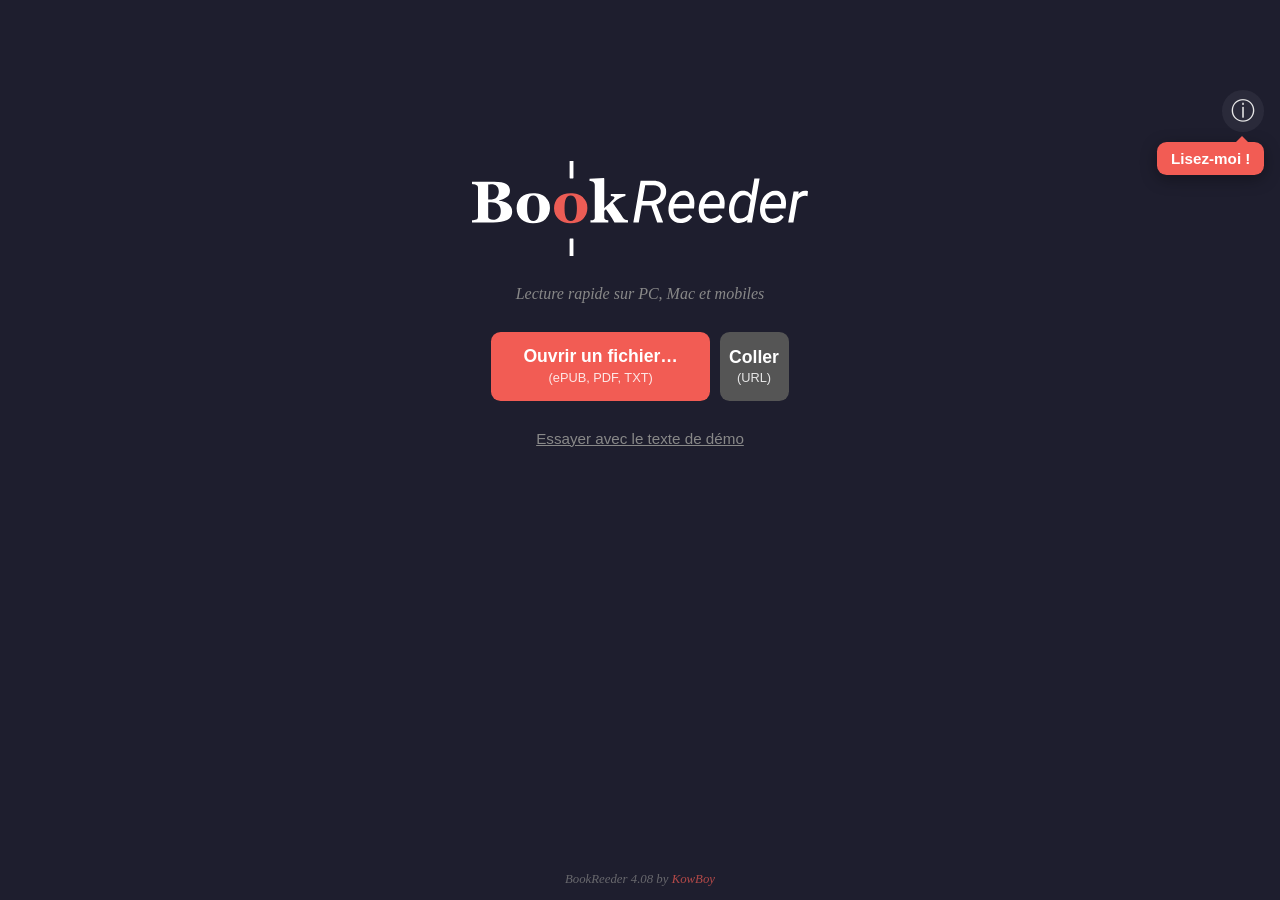
<file: index.html>
<!DOCTYPE html>
<html lang="fr">
<head>
  <meta charset="UTF-8">
  <meta name="viewport" content="width=device-width, initial-scale=1.0, maximum-scale=1.0, user-scalable=no, viewport-fit=cover">
  <meta name="theme-color" content="#1e1e2e">
  <title>BookReeder</title>
  <link rel="manifest" href="manifest.webmanifest">
  <link rel="apple-touch-icon" href="icons/icon-192.png">
  <!-- Mode plein écran « appli » sur iPhone (ajout à l'écran d'accueil) -->
  <meta name="apple-mobile-web-app-capable" content="yes">
  <meta name="apple-mobile-web-app-status-bar-style" content="black-translucent">
  <meta name="apple-mobile-web-app-title" content="BookReeder">
  <meta name="mobile-web-app-capable" content="yes">
  <link rel="stylesheet" href="style.css?v=408">
</head>
<body>
  <!-- Écran d'accueil : choix du fichier -->
  <div id="ecran-accueil" class="ecran">
    <!-- Bloc fixe : (i) au-dessus du logo, puis sous-titre + boutons -->
    <div id="accueil-haut">
      <button id="btn-infos" title="Aide / fonctionnalités" aria-label="Aide">ⓘ</button>
      <img id="logo" src="BookReeder.svg" alt="BookReeder">
      <p class="sous-titre">Lecture rapide sur PC, Mac et mobiles</p>
      <div class="rangee-ouvrir">
        <label class="bouton-ouvrir">
          <span class="bouton-titre">Ouvrir un fichier…</span>
          <span class="bouton-formats">(ePUB, PDF, TXT)</span>
          <input type="file" id="input-fichier" accept=".epub,.pdf,.txt" hidden>
        </label>
        <button id="btn-coller-url" class="bouton-url" title="Charger un article depuis un lien copié">
          <span class="bouton-titre">Coller</span>
          <span class="bouton-formats">(URL)</span>
        </button>
      </div>
      <button id="btn-demo" class="lien-demo">Essayer avec le texte de démo</button>
      <p id="message-chargement" class="message"></p>
    </div>

    <!-- Bloc « Mes lectures » (40% de l'écran) : titre fixe + liste scrollable -->
    <div id="accueil-lectures">
      <h2 id="titre-lectures" class="titre-biblio" style="display:none">Mes lectures</h2>
      <div id="bibliotheque"></div>
    </div>
    <p id="signature"><span>BookReeder <span id="sig-version">1.79</span> by <a href="https://github.com/kowboy2k" target="_blank" rel="noopener">KowBoy</a></span></p>
  </div>

  <!-- Info-bulle « Lisez-moi ! » pointant vers le (i) (1re ouverture / mise à jour) -->
  <div id="bulle-liremoi" class="cache">Lisez-moi&nbsp;!</div>

  <!-- Écran de lecture RSVP -->
  <div id="ecran-lecture" class="ecran cache">
    <div id="zone-mot" class="avec-cadre">
      <div id="cadre"></div>
      <div id="reticule-haut"></div>
      <div id="mot-affiche"></div>
      <div id="reticule-bas"></div>
    </div>

    <!-- Zone cliquable (titre + info) qui ouvre la navigation -->
    <div id="zone-navigation" title="Aller à un chapitre / une position">
      <div id="titre-livre">—</div>
      <div id="info-progression">
        <span id="position-pct">0,00</span>%
        &nbsp;•&nbsp; <span id="chapitre-actuel">—</span>
        <span id="bloc-nb-mots" style="display:none"><span id="position-actuelle">0</span> / <span id="total-mots">0</span> mots</span>
      </div>
    </div>
    <div id="barre-progression">
      <div id="progression-remplissage"></div>
      <div id="marqueurs-chapitres"></div>
      <div id="curseur"></div>
    </div>
    <!-- Chapitre précédent · retour rapide · avance rapide · chapitre suivant -->
    <div id="nav-rapide" ;>
      <button id="btn-chap-prec" class="btn-chapitre" title="Chapitre précédent">⏮&#xFE0E;</button>
      <button id="btn-recul" class="ic-fleche ic-recul" title="Phrase précédente"></button>
      <button id="btn-avance" class="ic-fleche ic-avance" title="Phrase suivante"></button>
      <button id="btn-chap-suiv" class="btn-chapitre" title="Chapitre suivant">⏭&#xFE0E;</button>
    </div>

    <!-- Barre principale : vitesse (− lecture +) -->
    <div id="controles">
      <div id="groupe-vitesse">
        <button id="btn-moins" class="ic-moins" title="Ralentir (−20 mots/min)" aria-label="Ralentir"></button>
        <button id="btn-lecture" class="icone-play" title="Lecture / Pause"></button>
        <button id="btn-plus" class="ic-plus" title="Accélérer (+20 mots/min)" aria-label="Accélérer"></button>
      </div>
    </div>
    <!-- Barre du bas : fermer · vitesse · réglages -->
    <div id="barre-bas">
      <button id="btn-fermer" title="Changer de livre">✖</button>
      <div id="info-vitesse">
        <div>Vitesse : <span id="vitesse-actuelle">300</span> mots/min</div>
        <div id="duree-chapitre">Durée du chapitre : 0h00m</div>
      </div>
      <button id="btn-reglages" title="Réglages" aria-label="Réglages">
        <svg viewBox="0 0 24 24" width="26" height="26" fill="none" stroke="currentColor" stroke-width="2" stroke-linecap="round">
          <line x1="4" y1="7" x2="20" y2="7"></line>
          <line x1="4" y1="12" x2="20" y2="12"></line>
          <line x1="4" y1="17" x2="20" y2="17"></line>
          <circle cx="9" cy="7" r="2.3" fill="var(--surface)"></circle>
          <circle cx="15" cy="12" r="2.3" fill="var(--surface)"></circle>
          <circle cx="8" cy="17" r="2.3" fill="var(--surface)"></circle>
        </svg>
      </button>
    </div>

    <!-- Mode épuré : barre minimale (retour phrase · play/pause · avance phrase)
         + vitesse. En paysage, le groupe passe sur une seule ligne. -->
    <div id="barre-epure-groupe">
      <div id="barre-epure">
        <button id="ep-recul" class="ic-fleche ic-recul" title="Phrase précédente"></button>
        <button id="ep-lecture" class="icone-play" title="Lecture / Pause"></button>
        <button id="ep-avance" class="ic-fleche ic-avance" title="Phrase suivante"></button>
      </div>
      <!-- Vitesse en mode épuré : − chiffre + -->
      <div id="barre-epure-vitesse">
        <button id="ep-moins" class="ic-moins" title="Ralentir" aria-label="Ralentir"></button>
        <span id="ep-vitesse">300</span>
        <button id="ep-plus" class="ic-plus" title="Accélérer" aria-label="Accélérer"></button>
      </div>
    </div>
    <!-- Infos de lecture (Mode Minimaliste) : position · chapitre · mots -->
    <div id="infos-minimal"></div>
    <!-- Mode Minimaliste paysage : 3 zones tactiles invisibles. 1er appui = pause.
         Gauche/Droite = mot précédent/suivant (appui long = phrase par phrase),
         Centre = reprise de lecture. -->
    <div id="zones-tap-min" class="cache">
      <button id="tap-min-g" type="button" aria-label="Mot / phrase précédent"></button>
      <button id="tap-min-c" type="button" aria-label="Lecture / Pause"></button>
      <button id="tap-min-d" type="button" aria-label="Mot / phrase suivant"></button>
    </div>
    <!-- Annotation flottante (note en exposant) affichée à la pause, masquée à la reprise. -->
    <div id="note-min" class="cache"></div>
  </div>

  <!-- Mode contexte : aperçu du texte autour du mot en cours (appui long sur play) -->
  <div id="ecran-contexte" class="cache infos-loupe">
    <div id="contexte-texte"></div>
    <div id="loupe-toast" class="cache"></div>
    <div id="contexte-barre">
      <button id="ctx-notes" title="Annotations du chapitre" aria-label="Annotations">
        <svg viewBox="0 0 24 24" width="23" height="23" fill="none" stroke="currentColor" stroke-width="1.8" stroke-linecap="round" stroke-linejoin="round">
          <!-- Bulle de dialogue arrondie avec petite queue en bas à gauche -->
          <path d="M5 4h14a2 2 0 0 1 2 2v8a2 2 0 0 1-2 2H9l-4 4v-4a2 2 0 0 1-2-2V6a2 2 0 0 1 2-2z"></path>
        </svg>
      </button>
      <div id="ctx-centre">
        <button id="ctx-recul" class="ic-fleche ic-recul" title="Phrase précédente" aria-label="Phrase précédente"></button>
        <button id="ctx-play" class="icone-play" title="Reprendre la lecture" aria-label="Reprendre"></button>
        <button id="ctx-avance" class="ic-fleche ic-avance" title="Phrase suivante" aria-label="Phrase suivante"></button>
      </div>
      <button id="ctx-recherche" title="Rechercher dans le livre" aria-label="Rechercher">
        <svg viewBox="0 0 24 24" width="23" height="23" fill="none" stroke="currentColor" stroke-width="1.8" stroke-linecap="round" stroke-linejoin="round">
          <!-- Loupe « rechercher dans le texte » : lignes de texte dans la lentille -->
          <circle cx="10.5" cy="10.5" r="7.5"></circle>
          <line x1="21" y1="21" x2="16" y2="16"></line>
          <line x1="7.3" y1="8.5" x2="13.7" y2="8.5"></line>
          <line x1="7.3" y1="11" x2="13.7" y2="11"></line>
          <line x1="7.3" y1="13.5" x2="11.5" y2="13.5"></line>
        </svg>
      </button>
    </div>
    <!-- Infos de lecture (Mode Loupe) : position · chapitre · mots, sous les boutons -->
    <div id="contexte-infos"></div>
  </div>

  <!-- Panneau « toutes les annotations » du chapitre (bouton message en mode loupe) -->
  <div id="panneau-annotations" class="cache">
    <div class="panneau-contenu">
      <h2>Annotations</h2>
      <div id="annot-resultats"></div>
    </div>
  </div>

  <!-- Panneau de choix de la palette des dialogues : palettes du thème + personnalisée -->
  <div id="panneau-palette" class="cache">
    <div class="panneau-contenu">
      <div id="palette-barre-theme">
        <button id="palette-theme-prec" aria-label="Thème précédent">‹</button>
        <h3 id="palette-titre-theme">Palette Midnight</h3>
        <button id="palette-theme-suiv" aria-label="Thème suivant">›</button>
      </div>
      <!-- Aperçu unique, en haut, qui change selon la palette choisie -->
      <div id="palette-apercu-haut" class="palette-apercu"></div>
      <div id="palette-defilable">
        <div id="palette-liste"></div>
      </div>
      <div id="palette-perso-roues">
        <input type="color" class="roue-voix" id="voix1-couleur" value="#74a228" aria-label="Voix 1">
        <input type="color" class="roue-voix" id="voix2-couleur" value="#aa4521" aria-label="Voix 2">
        <input type="color" class="roue-voix" id="voix3-couleur" value="#a22878" aria-label="Voix 3">
      </div>
      <button id="btn-fermer-palette">OK</button>
    </div>
  </div>

  <!-- Panneau « Dialogues dynamiques » : appui long sur ⚙ (ou bouton dans Réglages).
       Effet + palette + attribution d'une couleur fixe par personnage du livre. -->
  <div id="panneau-dialogues-dyn" class="cache">
    <div class="panneau-contenu">
      <h2>Feuille de personnages</h2>
      <div class="reglage reglage-inline">
        <label for="reglage-dialogues">Effets</label>
        <select id="reglage-dialogues" class="dd-effet-select">
          <option value="aucun">Désactivé</option>
          <option value="elocution">Élocution</option>
          <option value="multicolore">Couleurs</option>
          <option value="fondu">Fondu</option>
          <option value="elocution,multicolore">Élocution + Couleurs</option>
          <option value="elocution,fondu">Élocution + Fondu</option>
          <option value="multicolore,fondu">Couleurs + Fondu</option>
          <option value="elocution,multicolore,fondu">Tous les effets</option>
        </select>
      </div>
      <div class="reglage reglage-inline">
        <label for="reglage-indice-bavardage">Indice de bavardage</label>
        <select id="reglage-indice-bavardage">
          <option value="masque">Masqué</option>
          <option value="simple">Simple</option>
          <option value="podium">Podium</option>
        </select>
      </div>
      <div class="reglage reglage-case" id="dd-cacher">
        <label for="reglage-cacher-noms">Masquer les personnages à venir (anti-spoil)</label>
        <input type="checkbox" id="reglage-cacher-noms" checked>
      </div>
      <button id="dd-tri" type="button">Par ordre d'apparition</button>
      <div id="liste-persos"></div>
      <div id="dd-tiers"></div>
      <button id="btn-fermer-dialogues-dyn">OK</button>
      <button id="btn-reinitialiser" type="button" class="lien-texte">Réinitialiser…</button>
    </div>
  </div>

  <!-- Création d'un raccourci iOS « Partager » -->
  <div id="panneau-raccourci" class="cache">
    <div class="panneau-contenu">
      <h2>Créer un raccourci iOS pour intégrer BookReeder aux applications dans «&nbsp;Partager&nbsp;» ?</h2>
      <div id="raccourci-guide" class="cache">
        <p class="raccourci-intro">Dans l'app <b>Raccourcis</b> (iPhone) :</p>
        <ol class="raccourci-etapes">
          <li>Nouveau raccourci → réglages (ⓘ) → active <b>« Afficher dans la feuille de partage »</b> (entrée : URL).</li>
          <li>Action <b>« Coder en URL »</b> appliquée à <b>Entrée du raccourci</b>.</li>
          <li>Action <b>« Texte »</b> : colle l'adresse ci‑dessous, puis ajoute la variable <b>codée</b>.</li>
          <li>Action <b>« Ouvrir les URL »</b> avec ce Texte.</li>
        </ol>
        <button id="raccourci-copier">Copier l'adresse BookReeder</button>
        <button id="raccourci-fermer-guide">Fermer</button>
      </div>
      <div id="raccourci-boutons">
        <button id="raccourci-oui">Oui</button>
        <button id="raccourci-non">Non</button>
      </div>
    </div>
  </div>

  <!-- Bucket d'un personnage : formes détectées (appui long sur un nom) -->
  <div id="panneau-bucket" class="cache">
    <div class="panneau-contenu">
      <h2 id="bucket-titre">Personnage</h2>
      <p id="bucket-aide">Touche une forme pour l'afficher en titre ; ✕ pour la retirer.</p>
      <div id="bucket-liste"></div>
      <button id="btn-fermer-bucket">OK</button>
    </div>
  </div>

  <!-- Action sur une forme : rattacher / séparer / supprimer -->
  <div id="panneau-bucket-action" class="cache">
    <div class="panneau-contenu">
      <h2>Rattacher «&nbsp;<span id="ba-terme"></span>&nbsp;» à un autre personnage ?</h2>
      <div id="ba-choix">
        <button id="ba-oui">Oui</button>
        <button id="ba-non">Non</button>
      </div>
      <button id="ba-supprimer">Supprimer</button>
      <div id="ba-perso-liste" class="cache"></div>
    </div>
  </div>

  <!-- Action sur un personnage (depuis la liste) : supprimer / fusionner -->
  <div id="panneau-perso-action" class="cache">
    <div class="panneau-contenu">
      <h2>Supprimer «&nbsp;<span id="pa-nom"></span>&nbsp;» ou fusionner à un autre personnage ?</h2>
      <div id="pa-choix">
        <button id="pa-oui">Oui</button>
        <button id="pa-non">Non</button>
      </div>
      <button id="pa-fusionner">Fusionner</button>
      <div id="pa-perso-liste" class="cache"></div>
    </div>
  </div>

  <!-- Réinitialiser (Feuille de personnages) : 3 choix -->
  <div id="panneau-reinit" class="cache">
    <div class="panneau-contenu">
      <h2>Réinitialiser</h2>
      <button id="ri-persos">Réinitialiser les personnages</button>
      <button id="ri-couleurs">Réinitialiser les couleurs</button>
      <button id="ri-aleatoire">Générer des couleurs aléatoires</button>
      <button id="ri-annuler" class="liste-annuler">Annuler</button>
    </div>
  </div>

  <!-- Confirmation générique (Oui / Non) -->
  <div id="panneau-confirm" class="cache">
    <div class="panneau-contenu">
      <h2 id="confirm-titre">?</h2>
      <div id="confirm-boutons">
        <button id="confirm-oui">Oui</button>
        <button id="confirm-non">Non</button>
      </div>
    </div>
  </div>

  <!-- Confirmation : garder un article en ligne dans la bibliothèque -->
  <div id="panneau-garder-article" class="cache">
    <div class="panneau-contenu">
      <h2>Garder l'article en mémoire&nbsp;?</h2>
      <div id="garder-boutons">
        <button id="garder-oui">Oui</button>
        <button id="garder-non">Non</button>
      </div>
    </div>
  </div>

  <!-- Panneau de recherche dans le livre (double-tap dans la zone de texte du mode loupe) -->
  <div id="panneau-recherche" class="cache">
    <div class="panneau-contenu">
      <h2>Rechercher dans le livre</h2>
      <div class="rech-saisie">
        <input type="text" id="rech-champ" placeholder="Mot ou expression…" autocomplete="off" autocapitalize="off" spellcheck="false">
        <button id="rech-go">Go</button>
      </div>
      <div id="rech-resultats"></div>
    </div>
  </div>

  <!-- Panneau d'aide / fonctionnalités -->
  <div id="panneau-infos" class="cache">
    <div class="panneau-contenu">
      <h2>Comment ça marche</h2>
      <ul id="liste-infos">
        <li><b>Lecture rapide</b> — les mots défilent un à un ou par groupes, centrés sur la lettre repère (rouge) pour garder l'œil fixe.</li>
        <li><b>Dialogues dynamiques</b> — rajoutez du style dans les dialogues entre les personnages !</li>
        <li><b>Feuille de personnages</b> — appui prolongé sur le bouton Réglages pour personnaliser les dialogues de personnages.</li>
        <li><b>Mode Minimaliste</b> — touchez la <b>zone de lecture</b> pour masquer l'interface (lecture sans distraction) ; touchez à nouveau pour revenir.</li>
        <li><b>Mode loupe</b> — appui prolongé sur le bouton lecture/pause pour afficher la lecture contextuelle + annotations. Appui prolongé en Mode Loupe permet de faire défiler le texte automatiquement.</li>
        <li><b>Lecture horizontale</b> — appui central pour pause/lecture, appui sur les côtés pour avancer ou reculer d'un mot, appui prolongé de phrase en phrase.</li>
        <li><b>Naviguer</b> — touchez les <b>infos de lecture</b> pour ouvrir la navigation et aller à un chapitre ou se déplacer dans le livre.</li>
        <li><b>Chapitres</b> — les boutons ⏮ / ⏭ sautent au chapitre précédent / suivant ; les flèches reculent / avancent d'une phrase.</li>
        <li><b>Vitesse</b> — les boutons − et + ajustent la vitesse de lecture.</li>
        <li><b>Accélération</b> — appuyez sur la <b>zone de vitesse</b> et poussez vos limites en accélérant automatiquement !</li>
        <li><b>Bibliothèque</b> — vos livres restent enregistrés et reprennent à la bonne page, même hors-ligne.</li>
        <li><b>Astuce</b> — pour un meilleur confort, enregistrez la page sur l'écran d'accueil.</li>
      </ul>
      <button id="btn-ajouter-accueil">📲 Ajouter à l'écran d'accueil</button>
      <p id="aide-install" class="aide-install"></p>
      <div class="ligne-maj">
        <button id="btn-maj">🔄 Vérifier les mises à jour…</button>
        <button id="btn-raccourci-ios" title="Ajouter BookReeder au menu Partager (iOS)" aria-label="Créer un raccourci Partager">
          <svg viewBox="0 0 24 24" width="20" height="20" fill="none" stroke="currentColor" stroke-width="2" stroke-linecap="round" stroke-linejoin="round">
            <path d="M12 15V3"></path>
            <path d="M8 7l4-4 4 4"></path>
            <path d="M5 12v7a2 2 0 0 0 2 2h10a2 2 0 0 0 2-2v-7"></path>
          </svg>
        </button>
      </div>
      <p id="statut-maj" class="aide-install"></p>
      <button id="btn-fermer-infos">Ok</button>
    </div>
  </div>

  <!-- Panneau de navigation : chapitre + position manuelle -->
  <div id="panneau-navigation" class="cache">
    <div class="panneau-contenu">
      <h2>Chapitrage</h2>

      <div class="reglage">
        <select id="nav-chapitre"></select>
      </div>

      <div class="reglage">
        <div id="nav-chap-boutons">
          <button id="nav-chap-prec" class="btn-chapitre" title="Chapitre précédent">⏮&#xFE0E;</button>
          <button id="nav-chap-suiv" class="btn-chapitre" title="Chapitre suivant">⏭&#xFE0E;</button>
        </div>
      </div>

      <div class="reglage">
        <label>Position dans le livre entier : <span id="position-pct-livre">0,00</span>%</label>
        <div id="barre-livre">
          <div id="remplissage-livre"></div>
          <div id="marqueurs-livre"></div>
          <div id="curseur-livre"></div>
        </div>
      </div>

      <button id="btn-fermer-navigation">Go</button>

      <button type="button" id="lien-reconstruire-toc" class="lien-texte">Reconstruire la table des matières</button>
    </div>
  </div>

  <!-- Popup : choix de la table des matières (1ʳᵉ ouverture ou « Reconstruire ») -->
  <div id="panneau-toc" class="cache">
    <div class="panneau-contenu">
      <h2>Quelle table des matières&nbsp;?</h2>
      <div id="toc-boutons">
        <button type="button" id="toc-existante">
          <span class="toc-l1">Originale</span> <span class="toc-l2" id="toc-cnt-existante"></span>
          <span class="toc-apercu" id="toc-apercu-existante"></span>
        </button>
        <button type="button" id="toc-optimisee">
          <span class="toc-l1">Optimisée</span> <span class="toc-l2" id="toc-cnt-optimisee"></span>
          <span class="toc-apercu" id="toc-apercu-optimisee"></span>
        </button>
      </div>
      <button type="button" id="toc-annuler">Annuler</button>
    </div>
  </div>

  <!-- Dialogue générique à 2–3 boutons (suppression de profil, etc.) -->
  <div id="panneau-choix" class="cache">
    <div class="panneau-contenu">
      <h2 id="choix-titre">?</h2>
      <div id="choix-boutons"></div>
    </div>
  </div>

  <!-- Panneau d'accélération (expérimental) : touche sur l'info de vitesse -->
  <div id="panneau-accel" class="cache">
    <div class="panneau-contenu">
      <h2>Accélération</h2>
      <div class="reglage">
        <label for="reglage-accel">Coefficient d'accélération : x <span id="valeur-accel">1,0</span></label>
        <input type="range" id="reglage-accel" min="1" max="3" step="0.1" value="1">
      </div>
      <div class="reglage">
        <label for="reglage-accel-intervalle">Intervalle d'accélération : <span id="valeur-accel-intervalle">10</span> s</label>
        <input type="range" id="reglage-accel-intervalle" min="0" max="4" step="1" value="1">
      </div>
      <p class="aide-accel">Expérimental — à ×1,0 la vitesse est constante. Au-delà (jusqu'à ×3), la lecture accélère de 0,1× selon l'intervalle choisi, jusqu'à la vitesse visée. Toute pause ou usage des touches réinitialise la vitesse.</p>
      <button id="btn-fermer-accel">OK</button>
    </div>
  </div>

  <!-- Panneau de réglages -->
  <div id="panneau-reglages" class="cache">
    <div class="panneau-contenu">
      <div id="reglages-entete">
        <button id="reglages-prec" aria-label="Page précédente">‹</button>
        <h2 id="reglages-titre">Réglages 1/3</h2>
        <button id="reglages-suiv" aria-label="Page suivante">›</button>
      </div>
      <div id="reglages-pages">
      <div class="reglages-page" data-page="0">

      <div class="reglage">
        <label for="reglage-nb-mots">Mots affichés : <span id="valeur-nb-mots">1</span></label>
        <input type="range" id="reglage-nb-mots" min="0" max="3" step="1" value="1">
      </div>

      <div class="reglage">
        <label for="reglage-pauses">Longueur des pauses : <span id="valeur-pauses">x 2,0</span></label>
        <input type="range" id="reglage-pauses" min="0" max="4" step="0.1" value="2">
      </div>

      <div class="reglage">
        <label for="reglage-dialogue-lent">Ralentissement des dialogues : <span id="valeur-dialogue-lent">x 1,3</span></label>
        <input type="range" id="reglage-dialogue-lent" min="1" max="2" step="0.1" value="1.3">
      </div>

      <div class="reglage">
        <label for="reglage-elan">Élan à la reprise de lecture : <span id="valeur-elan">10 mots</span></label>
        <input type="range" id="reglage-elan" min="0" max="3" step="0.1" value="1">
      </div>

      <div class="reglage reglage-inline">
        <label for="reglage-pause-auto">Pause automatique</label>
        <select id="reglage-pause-auto">
          <option value="fin" selected>Fin de chapitre</option>
          <option value="suivant">Début de chapitre</option>
          <option value="off">Désactivée</option>
        </select>
      </div>

      <div class="reglage reglage-case">
        <label for="reglage-continuer">Pause après retour / avance rapide</label>
        <input type="checkbox" id="reglage-continuer">
      </div>

      <div class="reglage reglage-case">
        <label for="reglage-pause-loupe">Pause à la sortie du Mode Loupe</label>
        <input type="checkbox" id="reglage-pause-loupe">
      </div>

      <div class="reglage reglage-case">
        <label for="reglage-afficher-mots">Afficher le nombre de mots du chapitre</label>
        <input type="checkbox" id="reglage-afficher-mots">
      </div>

      <div class="reglage reglage-case">
        <label for="reglage-infos-minimal">Afficher les infos en Mode Minimaliste</label>
        <input type="checkbox" id="reglage-infos-minimal">
      </div>

      <div class="reglage reglage-inline">
        <label for="reglage-loupe-texte">Texte en Mode Loupe</label>
        <select id="reglage-loupe-texte">
          <option value="j">Sans césure, justifié</option>
          <option value="jf">Sans césure, justifié, espaces fixes</option>
          <option value="g">Sans césure, aligné à gauche</option>
          <option value="cj">Avec césure, justifié</option>
          <option value="cjf">Avec césure, justifié, espaces fixes</option>
          <option value="cg">Avec césure, aligné à gauche</option>
        </select>
      </div>

      </div><!-- /page 0 -->
      <div class="reglages-page cache" data-page="1">

      <div class="reglage reglage-inline">
        <label for="reglage-police">Police</label>
        <select id="reglage-police"></select>
      </div>

      <div class="reglage reglage-inline">
        <label for="reglage-variante">Variantes</label>
        <select id="reglage-variante"></select>
      </div>

      <div class="reglage reglage-inline" id="bloc-bionic-couleur" style="display:none">
        <label for="reglage-bionic-couleur">Couleur du début bionic</label>
        <select id="reglage-bionic-couleur">
          <option value="uniforme" selected>Uniforme (couleur du texte)</option>
          <option value="#f4d03f">Jaune</option>
          <option value="#9aa0a6">Grise</option>
          <option value="#f39c12">Orange</option>
          <option value="#f25c54">Rouge</option>
          <option value="perso">Personnalisé…</option>
        </select>
      </div>

      <div class="reglage reglage-inline espace-5" id="bloc-couleur-police">
        <label>Couleur de police</label>
        <div id="couleurs-police" class="cases-couleur">
          <button type="button" class="case-couleur" data-couleur="#ffffff" title="Blanc 100%" style="background:#ffffff"></button>
          <button type="button" class="case-couleur" data-couleur="rgba(255,255,255,0.75)" title="Blanc 75%" style="background:rgba(255,255,255,0.75)"></button>
          <button type="button" class="case-couleur" data-couleur="#efe3c8" title="Crème" style="background:#efe3c8"></button>
          <button type="button" class="case-couleur" data-couleur="#454341" title="Gris foncé" style="background:#454341"></button>
          <button type="button" class="case-couleur" data-couleur="rgba(0,0,0,0.9)" title="Noir 90%" style="background:rgba(0,0,0,0.9)"></button>
          <label class="case-couleur case-perso" title="Personnalisé…">
            <input type="color" id="couleur-police-perso" value="#ffcc66">
          </label>
        </div>
      </div>
      
      <div class="reglage">
        <label for="reglage-dim-loupe">Assombrir le texte du Mode Loupe : <span id="valeur-dim-loupe">50</span> %</label>
        <input type="range" id="reglage-dim-loupe" min="0" max="100" step="5" value="50">
      </div>

      <div class="reglage reglage-case" id="bloc-bionic-perso" style="display:none">
        <label for="reglage-bio-teinte">Couleur personnalisée</label>
        <input type="color" id="reglage-bio-teinte" value="#f39c12">
      </div>

      <div class="reglage">
        <label for="reglage-taille-police">Taille de la police : <span id="valeur-taille-police">100</span> %</label>
        <input type="range" id="reglage-taille-police" min="50" max="150" step="10" value="100">
      </div>

      <div class="reglage">
        <label for="reglage-taille-loupe">Taille de la police Mode Loupe : <span id="valeur-taille-loupe">100</span> %</label>
        <input type="range" id="reglage-taille-loupe" min="50" max="200" step="10" value="100">
      </div>

      <div class="reglage">
        <label for="reglage-espace-lettres">Espacement des lettres : <span id="valeur-espace-lettres">0</span> px</label>
        <input type="range" id="reglage-espace-lettres" min="-1" max="8" step="0.5" value="0">
      </div>

      <div class="reglage">
        <label for="reglage-espace-mots">Espacement des mots : <span id="valeur-espace-mots">0</span> px</label>
        <input type="range" id="reglage-espace-mots" min="0" max="24" step="1" value="0">
      </div>

      </div><!-- /page 1 -->
      <div class="reglages-page cache" data-page="2">

      <div class="reglage reglage-inline">
        <label for="reglage-theme">Thème</label>
        <select id="reglage-theme">
          <option value="midnight" selected>Midnight</option>
          <option value="mono">Dark Mono</option>
          <option value="sepia">Sepia</option>
          <option value="black">Deep Black</option>
        </select>
      </div>

      <div class="reglage reglage-inline espace-5" id="bloc-orp-couleur">
        <label>Couleur d'accentuation</label>
        <div id="couleurs-orp" class="cases-couleur">
          <button type="button" class="case-couleur case-aucune" data-couleur="aucune" title="Aucune (couleur de la police)"></button>
          <button type="button" class="case-couleur" data-couleur="#f25c54" title="Corail" style="background:#f25c54"></button>
          <button type="button" class="case-couleur" data-couleur="#a6de7a" title="Anis" style="background:#a6de7a"></button>
          <button type="button" class="case-couleur" data-couleur="#ffd359" title="Moutarde" style="background:#ffd359"></button>
          <label class="case-couleur case-perso case-orp-perso" title="Personnalisé…">
            <input type="color" id="reglage-orp-teinte" value="#f25c54">
          </label>
        </div>
      </div>

      <div class="reglage reglage-inline">
        <label for="reglage-marqueur-note">Marqueur d'annotations</label>
        <select id="reglage-marqueur-note">
          <option value="aucun">Aucun</option>
          <optgroup label="Couleur du texte">
            <option value="etoile">Astérisque *</option>
            <option value="bulle">Bulle °</option>
            <option value="chapeau">Chapeau ^</option>
            <option value="hashtag">Hashtag ＃</option>
            <option value="point">Pastille ●</option>
          </optgroup>
          <optgroup label="Couleur d'accentuation">
            <option value="etoile-acc" class="opt-accent">Astérisque *</option>
            <option value="bulle-acc" class="opt-accent">Bulle °</option>
            <option value="chapeau-acc" class="opt-accent">Chapeau ^</option>
            <option value="hashtag-acc" class="opt-accent">Hashtag ＃</option>
            <option value="point-acc" class="opt-accent">Pastille ●</option>
          </optgroup>
        </select>
      </div>

<div class="reglage reglage-inline">
        <label for="reglage-ralenti-nom">Ralenti sur noms propres</label>
        <select id="reglage-ralenti-nom">
          <option value="off">Aucun</option>
          <option value="2-once">2× — une seule fois</option>
          <option value="2-tous">2× — à chaque fois</option>
          <option value="3-once">3× — une seule fois</option>
          <option value="3-tous">3× — à chaque fois</option>
          <option value="4-once">4× — une seule fois</option>
          <option value="4-tous">4× — à chaque fois</option>
        </select>
      </div>

      <div class="reglage reglage-inline">
        <label for="reglage-dialogues-r3">Dialogues dynamiques</label>
        <select id="reglage-dialogues-r3" class="dd-effet-select">
          <option value="aucun">Désactivé</option>
          <option value="elocution">Élocution</option>
          <option value="multicolore">Couleurs</option>
          <option value="fondu">Fondu</option>
          <option value="elocution,multicolore">Élocution + Couleurs</option>
          <option value="elocution,fondu">Élocution + Fondu</option>
          <option value="multicolore,fondu">Couleurs + Fondu</option>
          <option value="elocution,multicolore,fondu">Tous les effets</option>
        </select>
      </div>

      <div class="reglage reglage-inline">
        <label>Palette des dialogues</label>
        <button id="btn-palette-r3" class="select-hybride dd-palette-btn">
          <span class="btn-palette-nom">Mars</span>
          <span class="btn-palette-pastilles pastilles-mini"></span>
        </button>
      </div>

      <div class="reglage reglage-duo espace-5" id="bloc-cartouche">
        <label class="case-inline">Cartouche ORP <input type="checkbox" id="reglage-cadre" checked></label>
        <label class="case-inline">Repère central <input type="checkbox" id="reglage-orp" checked></label>
      </div>

      <div class="reglage" id="bloc-ecart-reperes">
        <label for="reglage-ecart-reperes">Écartement des repères : <span id="valeur-ecart-reperes">40</span> px</label>
        <input type="range" id="reglage-ecart-reperes" min="10" max="120" step="2" value="40">
      </div>

      <div class="reglage">
        <label for="reglage-long-reperes">Longueur des repères : <span id="valeur-long-reperes">14</span> px</label>
        <input type="range" id="reglage-long-reperes" min="4" max="40" step="2" value="14">
      </div>

      </div><!-- /page 2 -->

      <!-- Page 4/4 : réglage fin des facteurs de rythme du modèle BookReeder.
           Tous × la durée d'un mot (0,0–3,0), multipliés ensuite par les coefs de
           la page 1 (Longueur des pauses, Ralentissement des dialogues). -->
      <div class="reglages-page cache" data-page="3">
        <h3 class="reglages-section">Pauses (× durée d'un mot)</h3>
        <div class="reglage reglage-compact">
          <label for="fact-finphrase">Fin de phrase . ! ? … : <span id="val-finphrase">× 1,5</span></label>
          <input type="range" id="fact-finphrase" min="0" max="3" step="0.1" value="1.5">
        </div>
        <div class="reglage reglage-compact">
          <label for="fact-virgule">Virgule , ; : <span id="val-virgule">× 1,0</span></label>
          <input type="range" id="fact-virgule" min="0" max="3" step="0.1" value="1">
        </div>
        <div class="reglage reglage-compact">
          <label for="fact-paragraphe">Fin de paragraphe : <span id="val-paragraphe">× 1,5</span></label>
          <input type="range" id="fact-paragraphe" min="0" max="3" step="0.1" value="1.5">
        </div>
        <div class="reglage reglage-compact">
          <label for="fact-replique">Avant une réplique : <span id="val-replique">× 1,0</span></label>
          <input type="range" id="fact-replique" min="0" max="3" step="0.1" value="1">
        </div>
        <h3 class="reglages-section">Durée mini d'un mot (en ms, vitesse actuelle)</h3>
        <div class="reglage reglage-compact">
          <label for="fact-plancher">Plancher général : <span id="val-plancher">× 0,6</span></label>
          <input type="range" id="fact-plancher" min="0" max="3" step="0.1" value="0.6">
        </div>
        <div class="reglage reglage-compact">
          <label for="fact-dialogue">En dialogue : <span id="val-dialogue">× 1,0</span></label>
          <input type="range" id="fact-dialogue" min="0" max="3" step="0.1" value="1">
        </div>
        <div class="reglage reglage-compact">
          <label for="fact-nompropre">Sur un nom propre : <span id="val-nompropre">× 2,5</span></label>
          <input type="range" id="fact-nompropre" min="0" max="3" step="0.1" value="2.5">
        </div>
        <h3 class="reglages-section">Reprise</h3>
        <div class="reglage reglage-compact">
          <label for="fact-elan">Élan au départ : <span id="val-elan">× 0,65</span></label>
          <input type="range" id="fact-elan" min="0.1" max="1" step="0.05" value="0.65">
        </div>
      </div><!-- /page 4 -->
      </div><!-- /reglages-pages -->

      <div id="reglages-bas">
        <button id="btn-profils" type="button" title="Profils de réglages" aria-label="Profils de réglages">
          <svg viewBox="0 0 24 24" width="24" height="24" fill="none" stroke="currentColor" stroke-width="2" stroke-linecap="round" stroke-linejoin="round">
            <path d="M5 3h11l3 3v15a0 0 0 0 1 0 0H5a0 0 0 0 1 0 0V3z"></path>
            <path d="M8 3v6h7V3"></path>
            <rect x="8" y="13" width="8" height="6"></rect>
          </svg>
        </button>
        <button id="btn-fermer-reglages">OK</button>
      </div>
    </div>
  </div>

  <script src="lib/jszip.min.js"></script>
  <div id="toast-ecran" class="cache"></div>
  <script src="lib/epub.min.js"></script>
  <script src="lib/pdf.min.js"></script>
  <script src="chargeur.js?v=408"></script>
  <script src="app.js?v=408"></script>
</body>
</html>
</file>
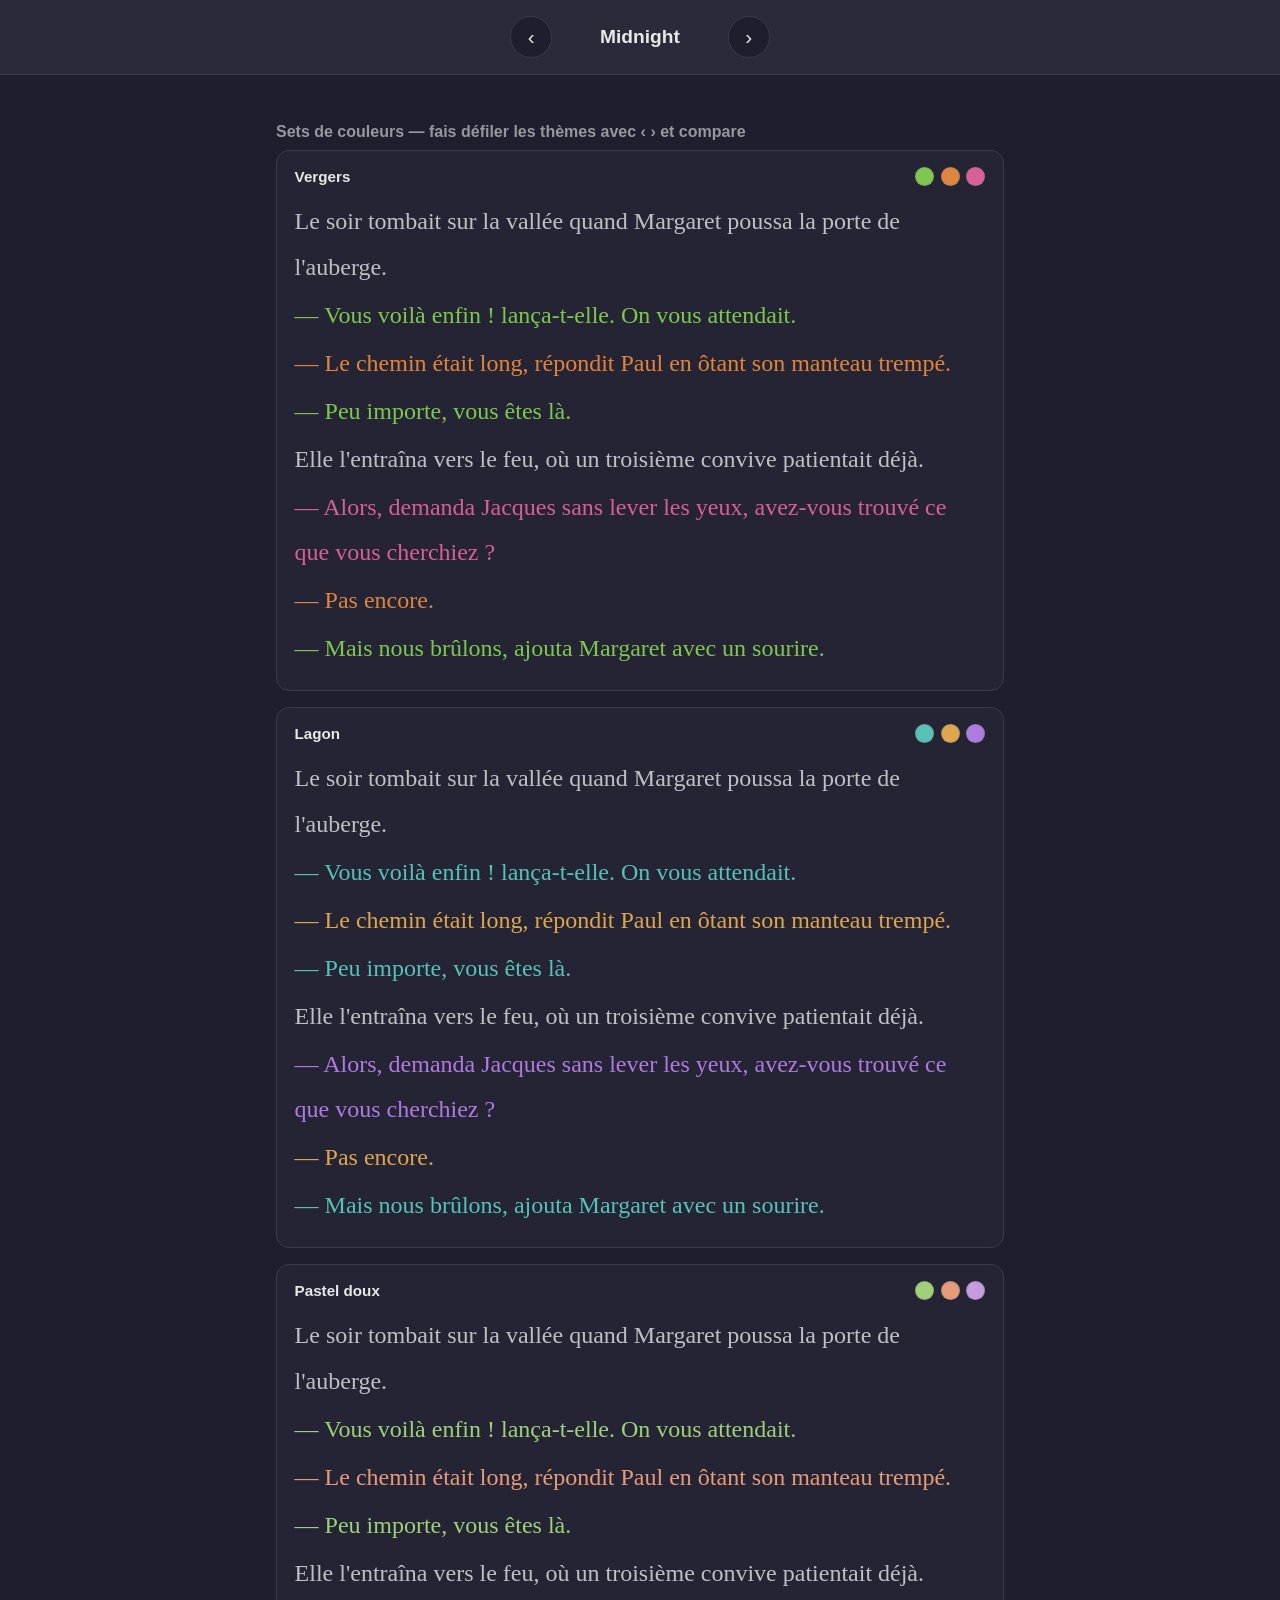
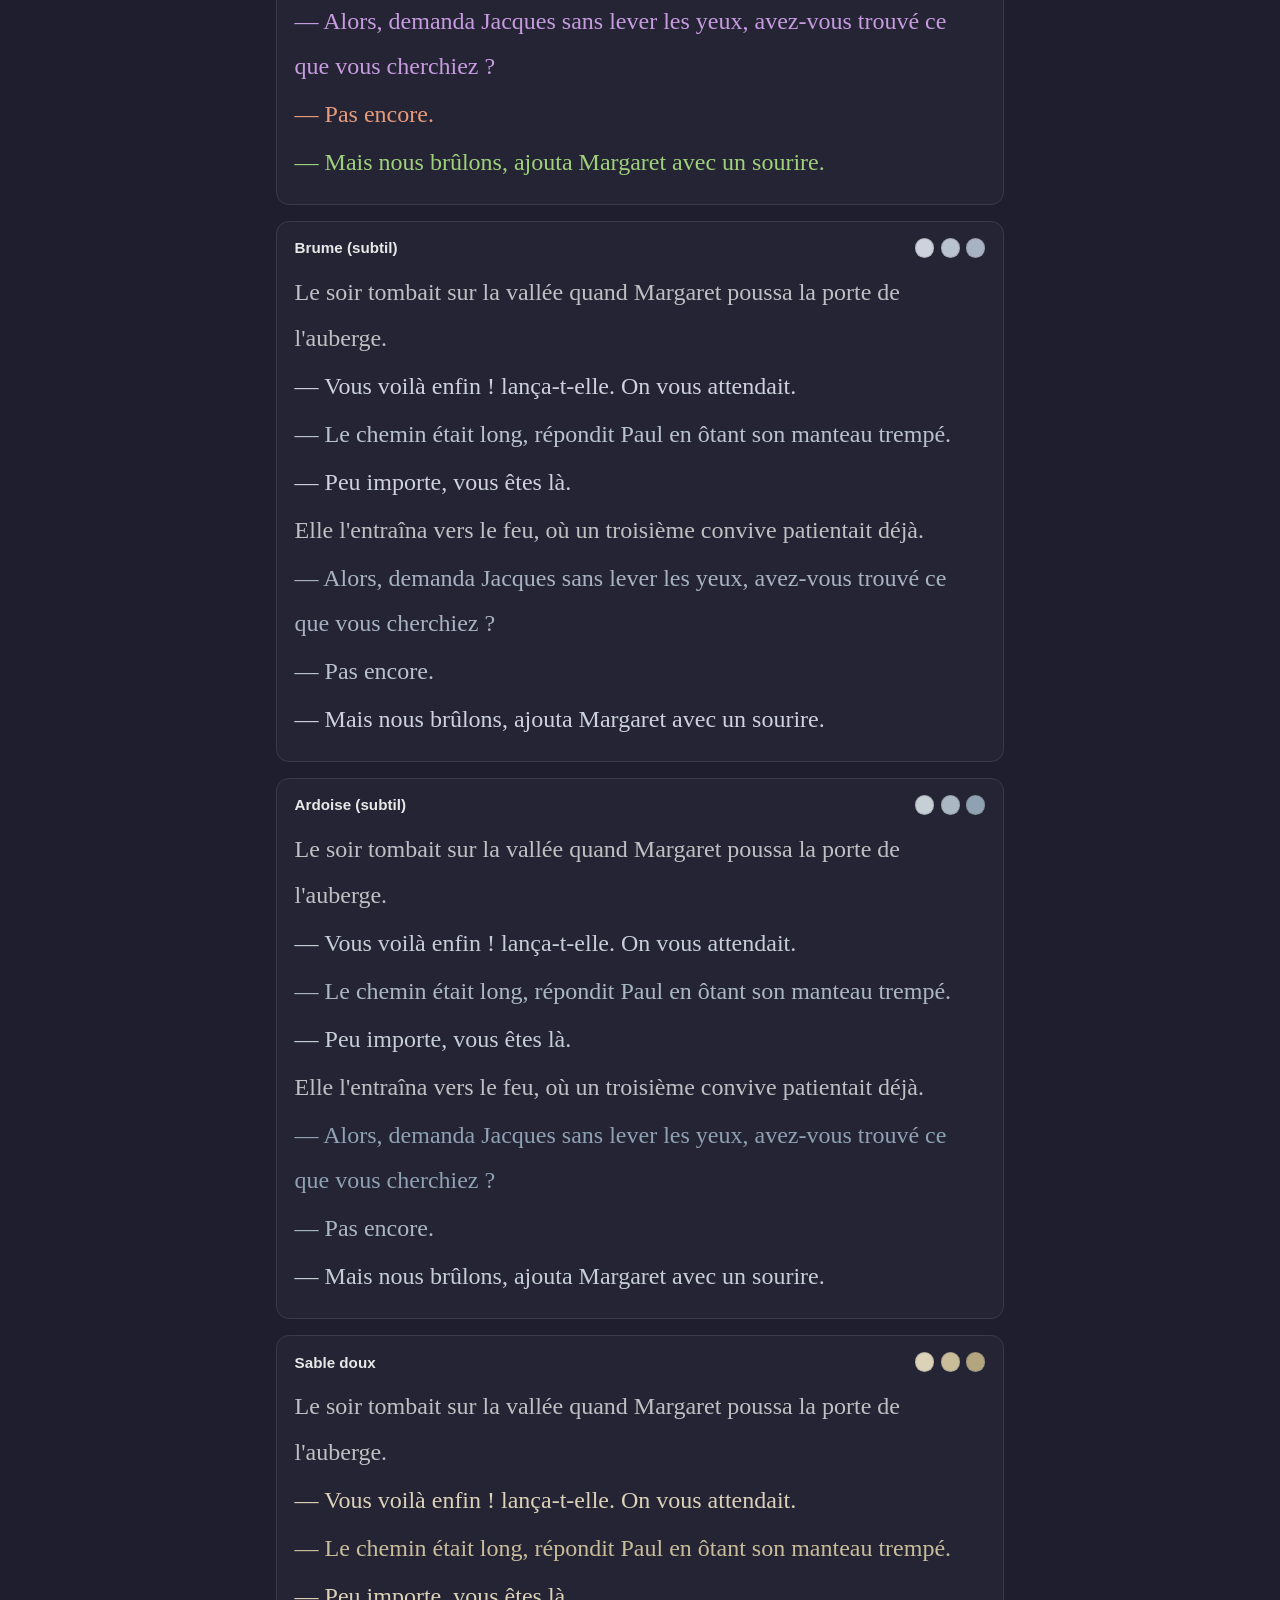
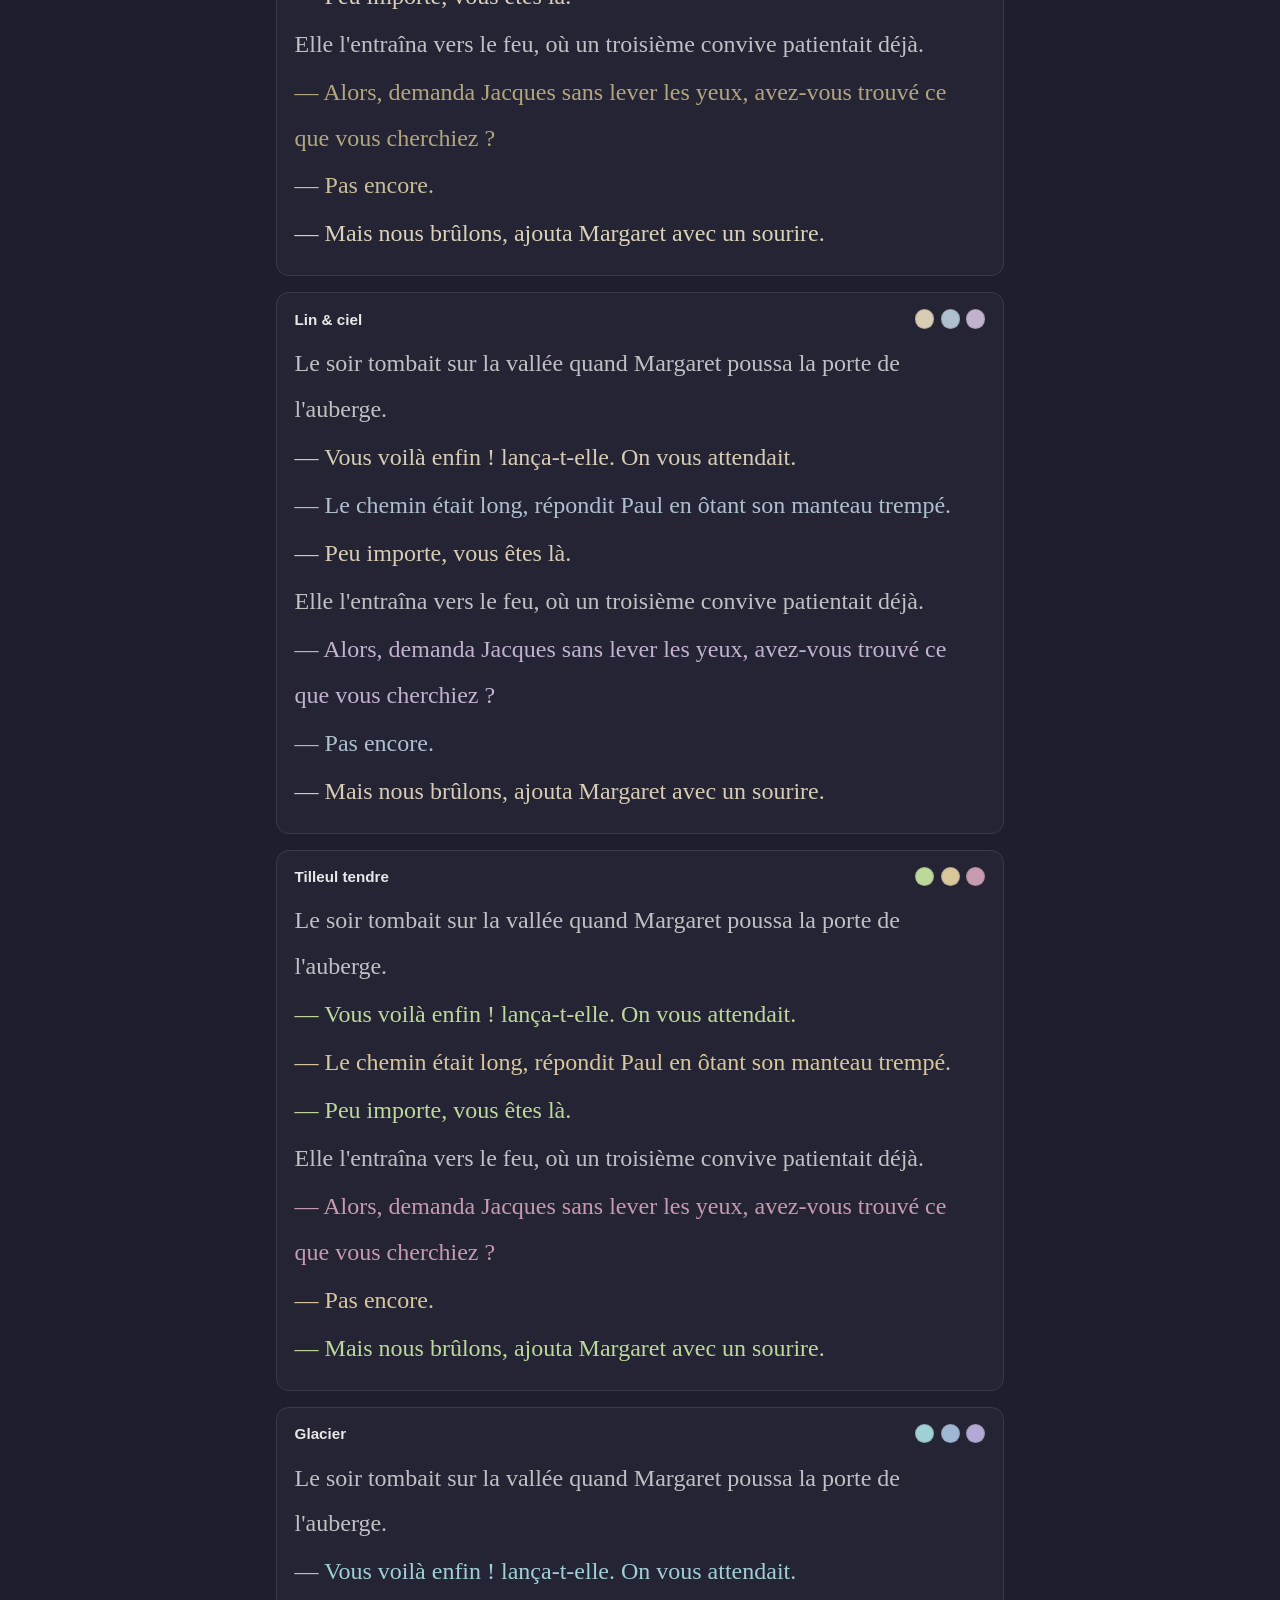
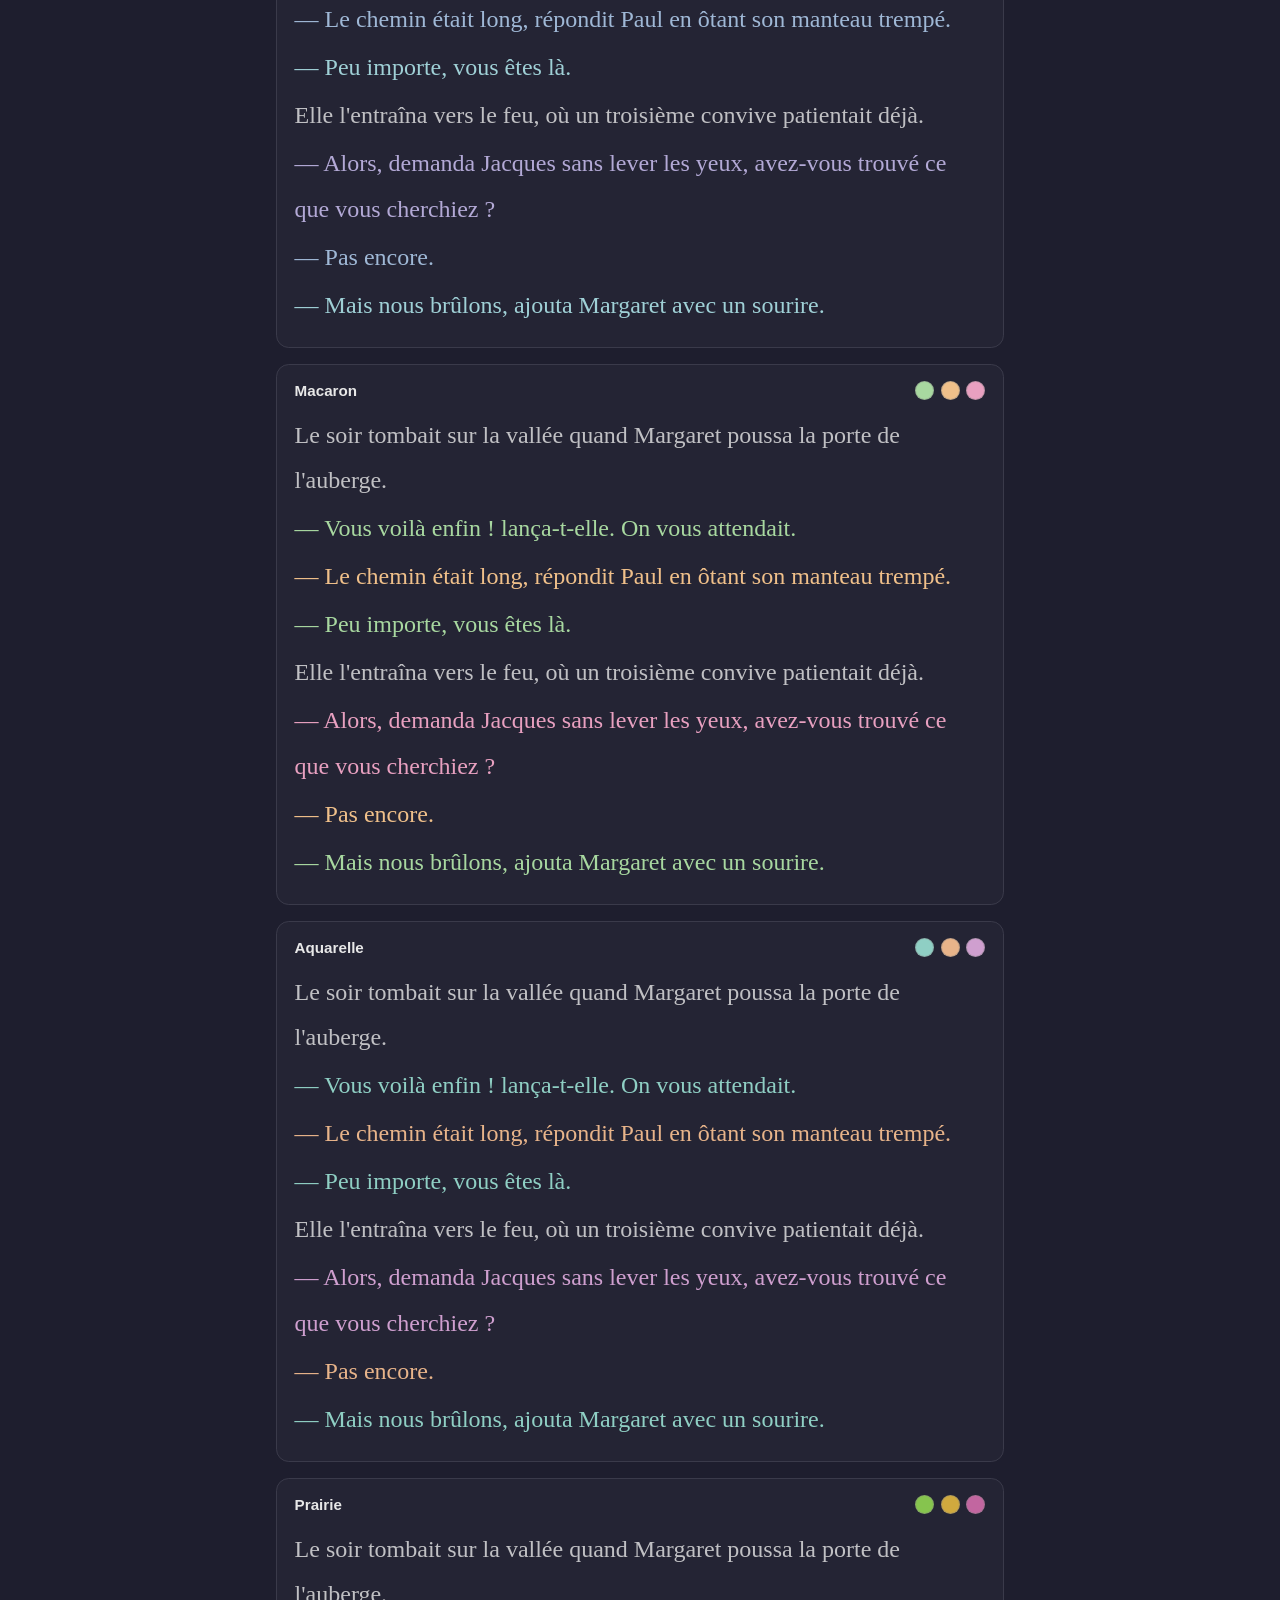
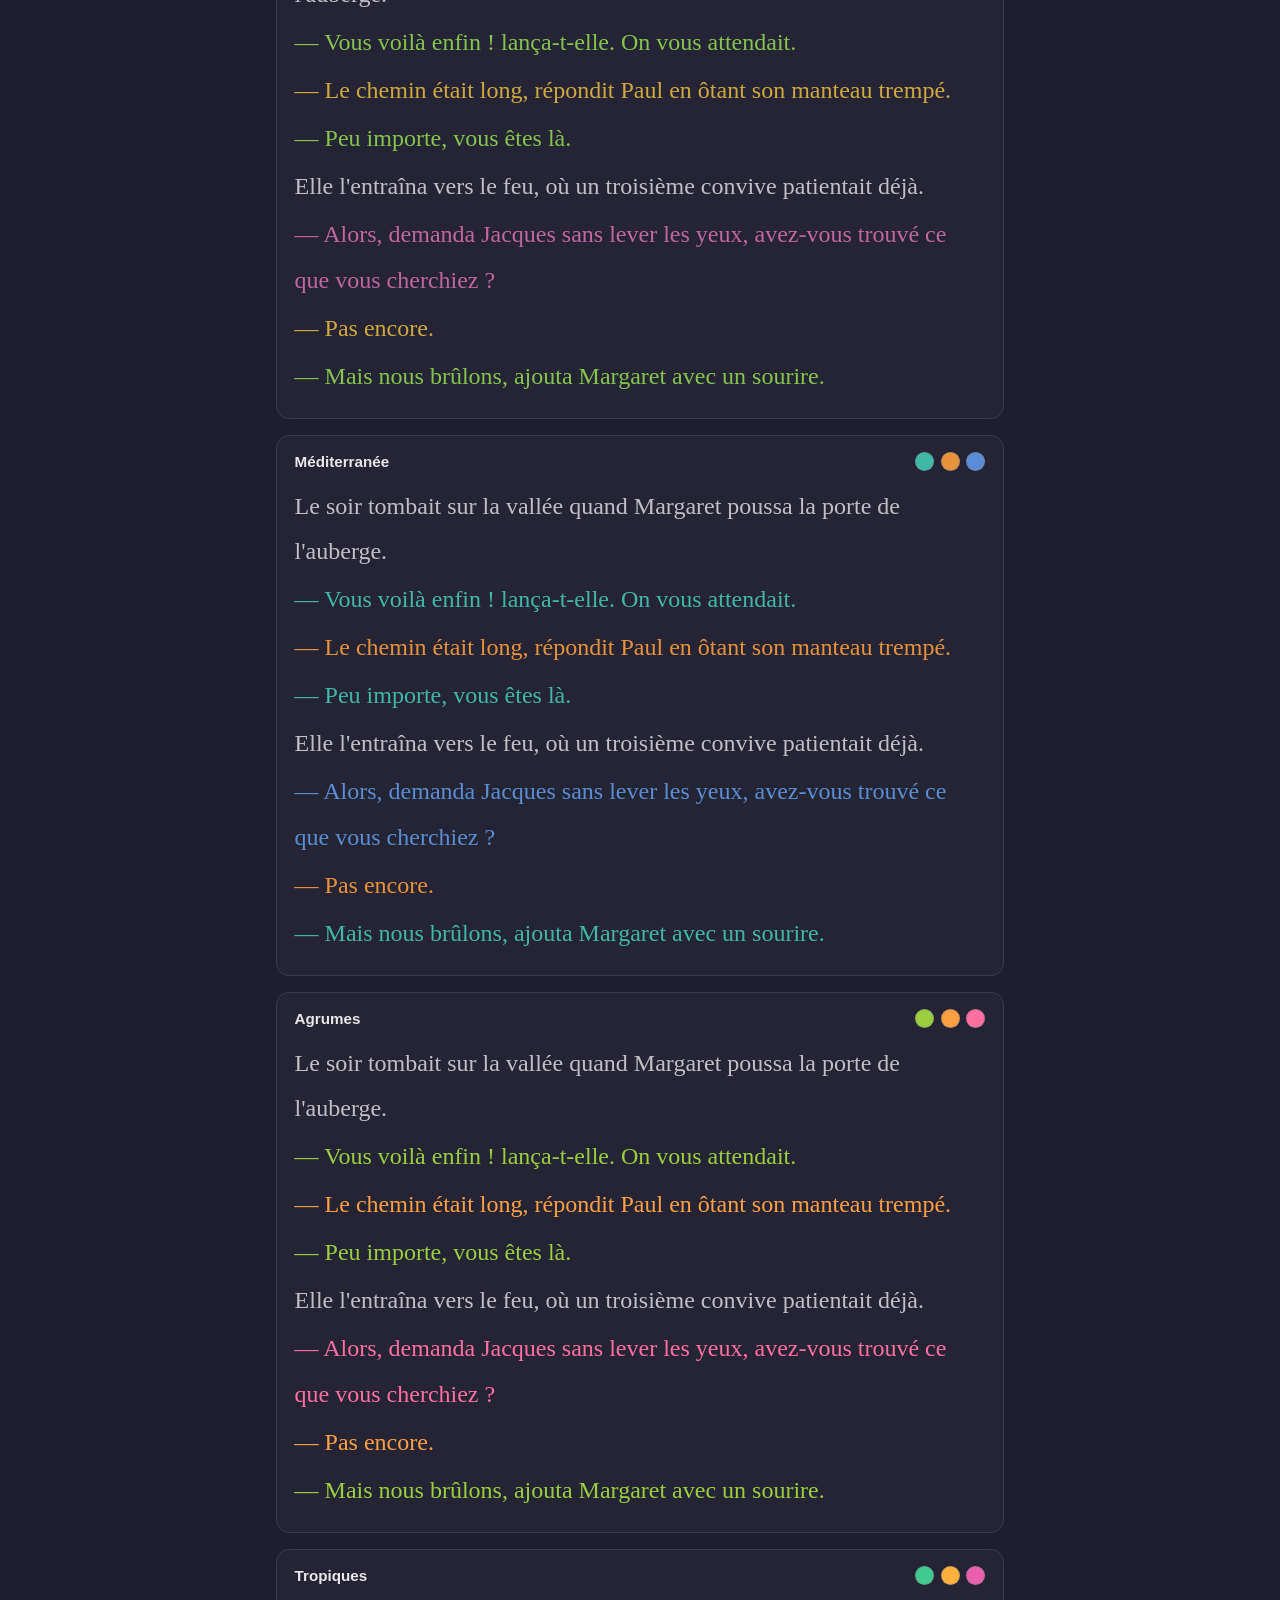
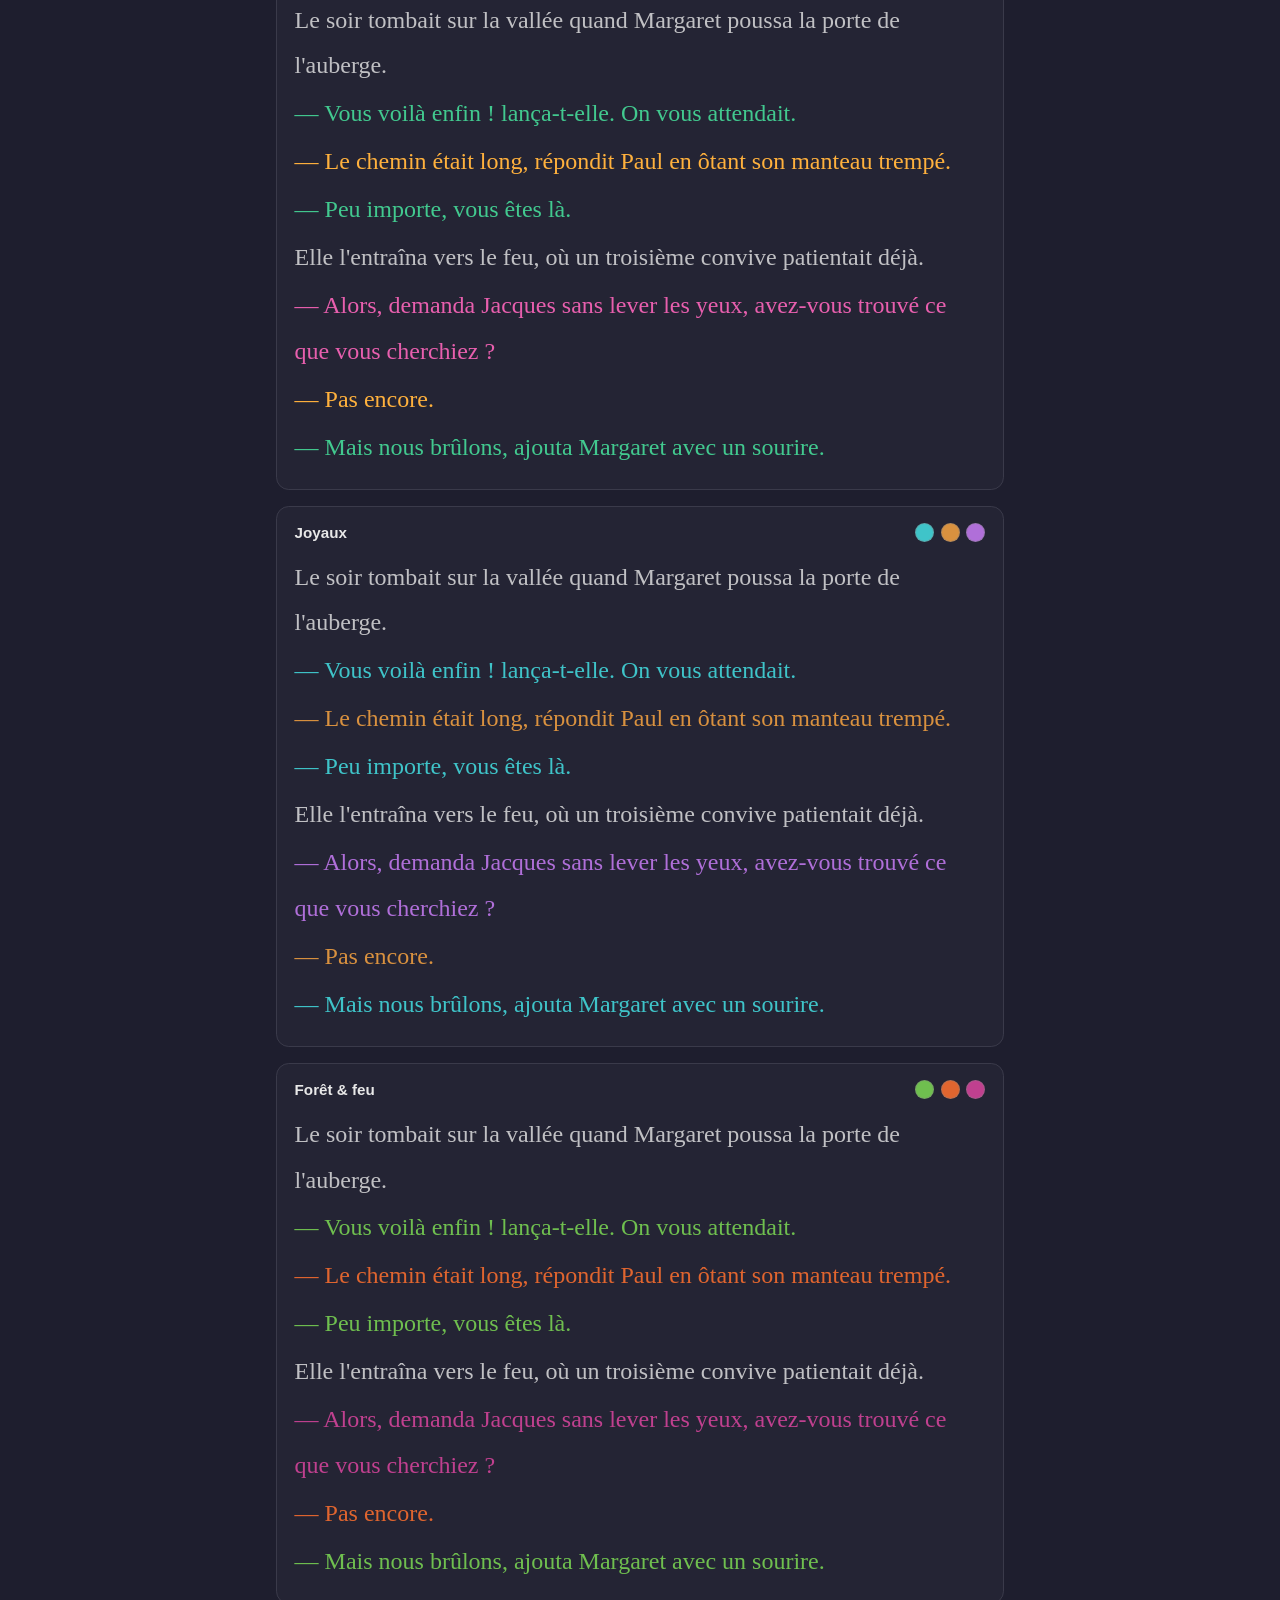
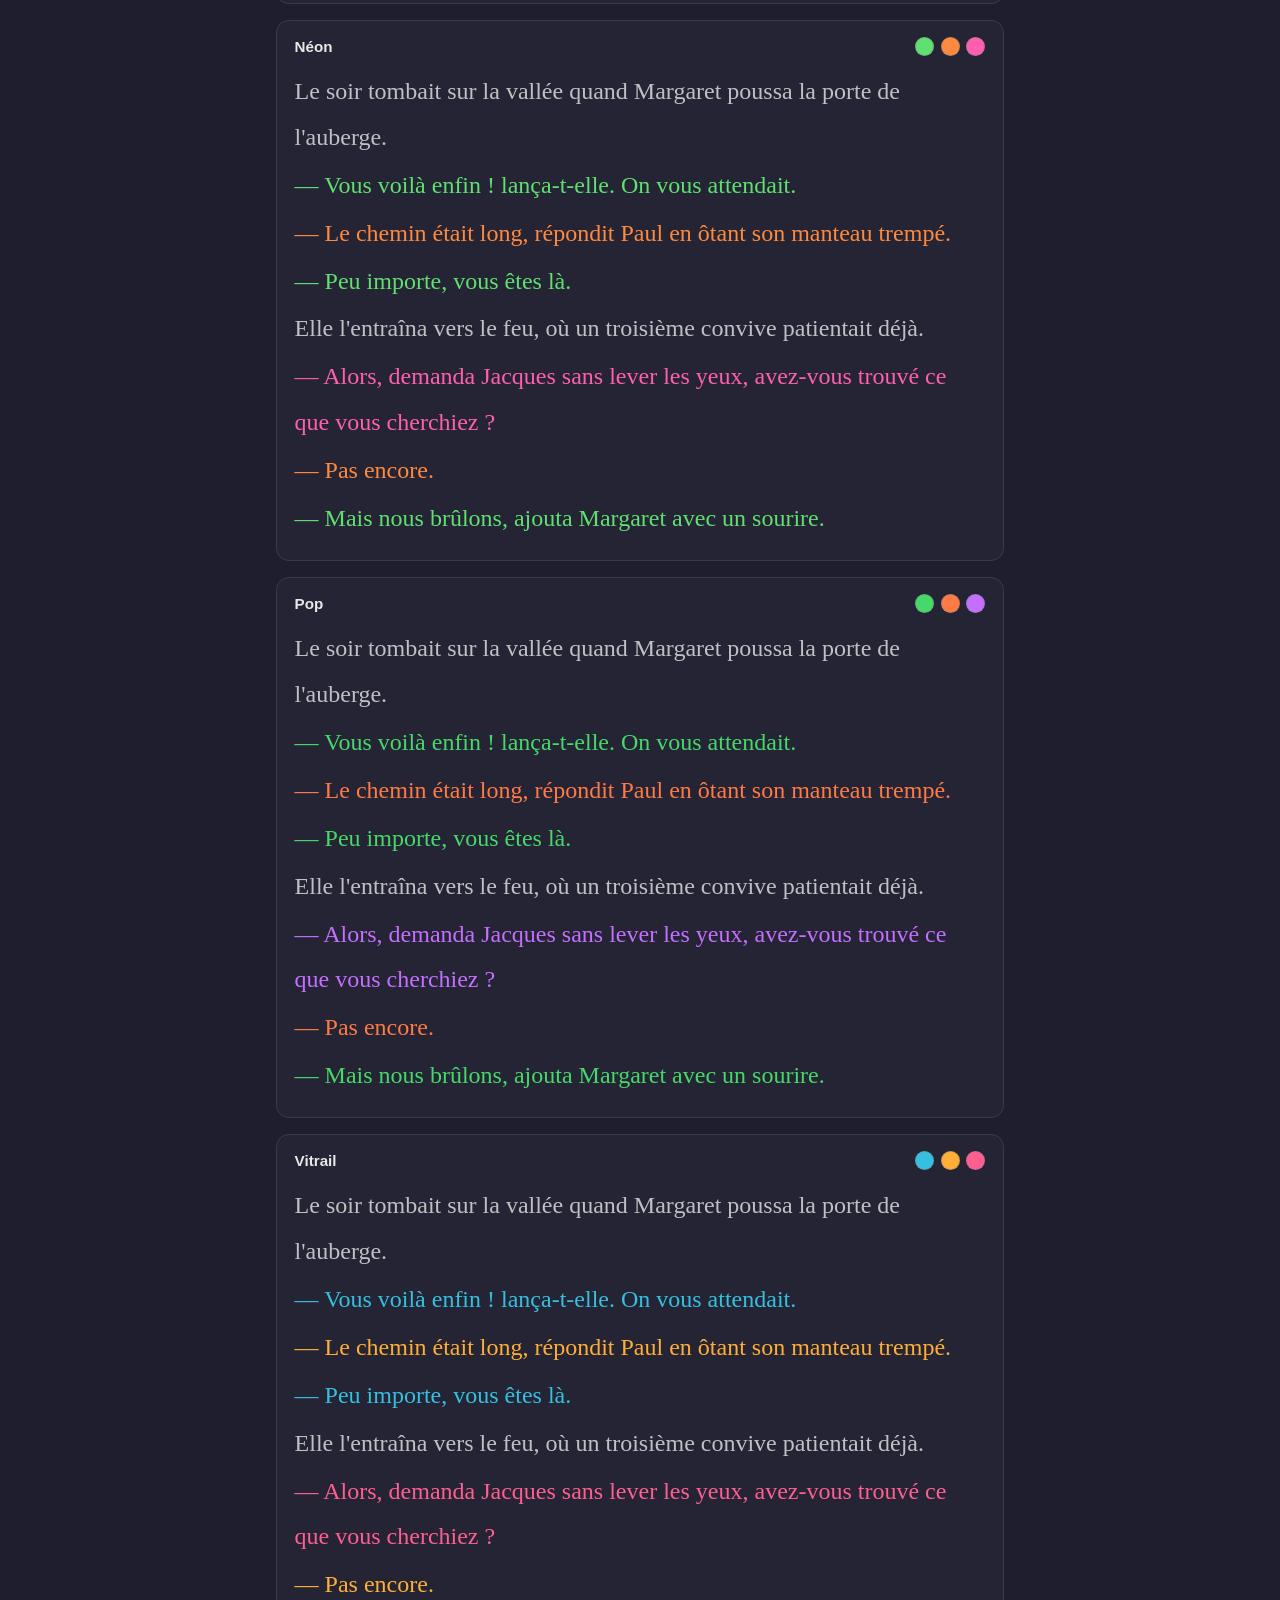
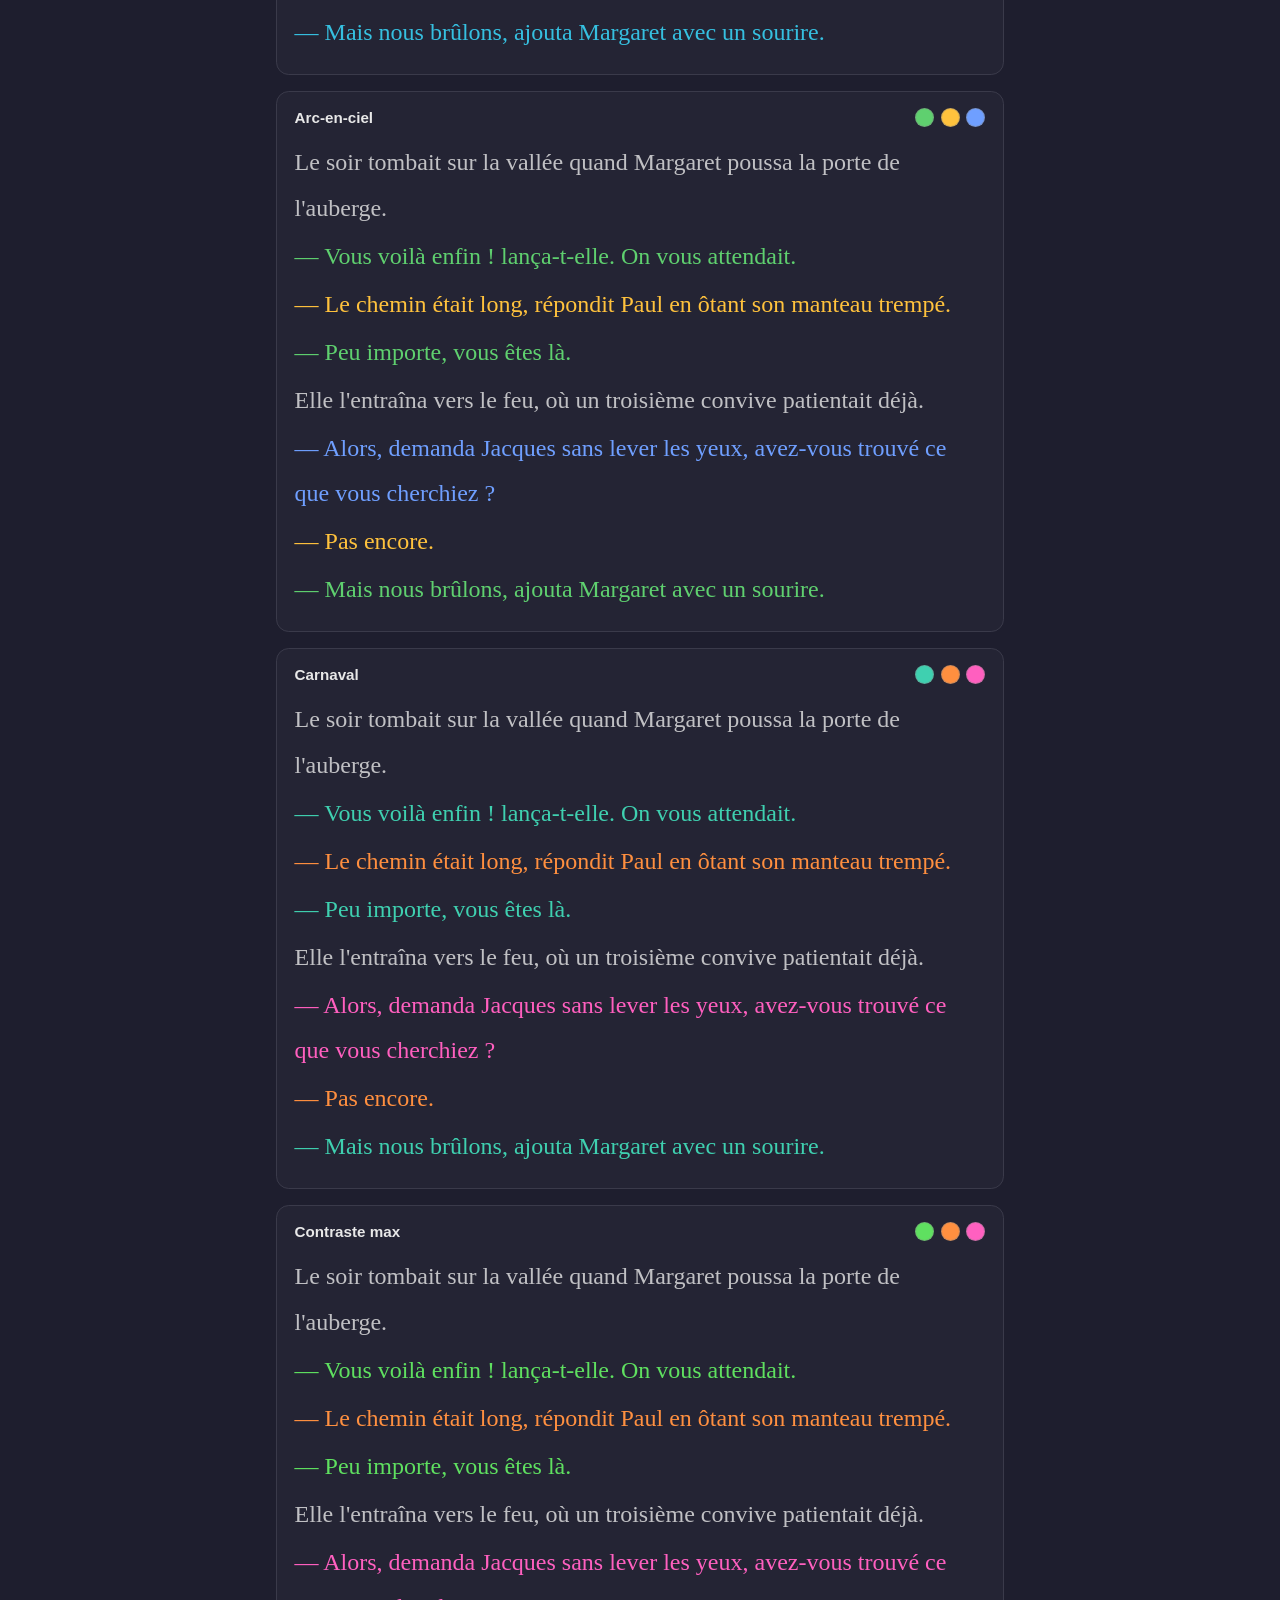
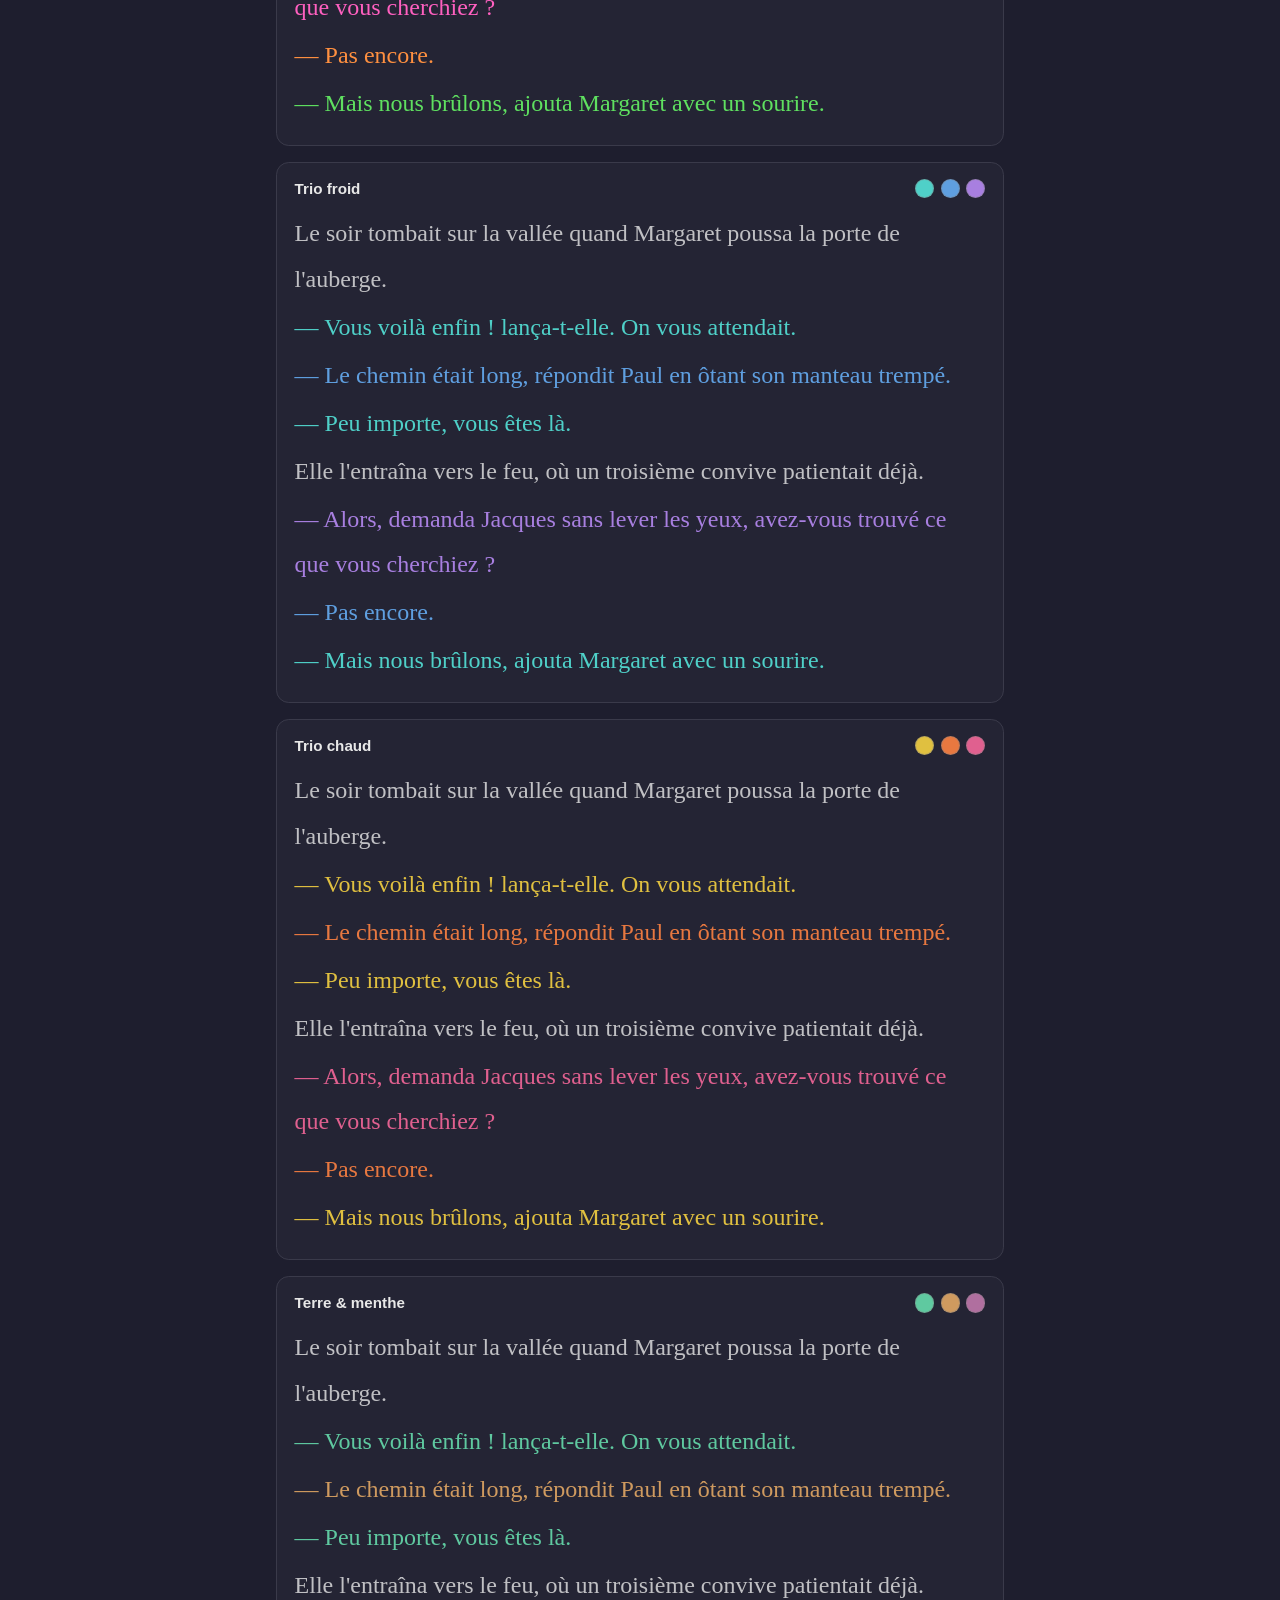
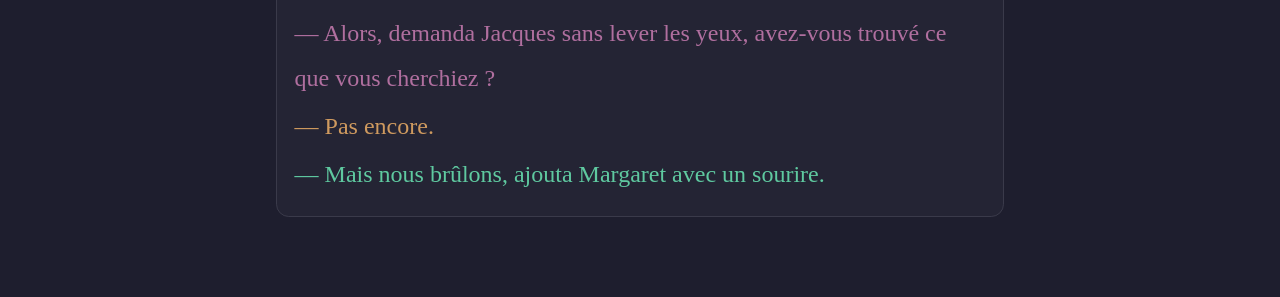
<file: test-dialogues-couleurs.html>
<!DOCTYPE html>
<html lang="fr">
<head>
<meta charset="UTF-8">
<meta name="viewport" content="width=device-width, initial-scale=1.0">
<title>Test — Sets de couleurs de dialogues</title>
<style>
  :root {
    /* Midnight (défaut) */
    --fond: #1e1e2e; --texte: #e8e8e8; --accent: #f25c54; --surface: #2a2a3a; --surface-bord: #3a3a4a;
  }
  html.theme-mono  { --fond:#121212; --texte:#e6e6e6; --accent:#8d8d8d; --surface:#242424; --surface-bord:#3a3a3a; }
  html.theme-black { --fond:#000000; --texte:#e6e6e6; --accent:#5a8dd6; --surface:#161616; --surface-bord:#2a2a2a; }
  html.theme-sepia { --fond:#f4ecd8; --texte:#4a3c2c; --accent:#a6612a; --surface:#e9dcc0; --surface-bord:#d8c7a2; }

  * { box-sizing: border-box; }
  body {
    margin: 0; min-height: 100vh; background: var(--fond); color: var(--texte);
    font-family: Georgia, "Times New Roman", serif; transition: background .2s, color .2s;
  }
  /* Barre thème */
  #barre-theme {
    position: sticky; top: 0; z-index: 5; display: flex; align-items: center; justify-content: center;
    gap: 1rem; padding: 1rem; background: var(--surface); border-bottom: 1px solid var(--surface-bord);
    font-family: sans-serif;
  }
  #barre-theme button {
    width: 2.6rem; height: 2.6rem; border-radius: 50%; border: 1px solid var(--surface-bord);
    background: var(--fond); color: var(--texte); font-size: 1.3rem; cursor: pointer;
  }
  #nom-theme { font-size: 1.2rem; font-weight: 700; min-width: 9rem; text-align: center; }

  .wrap { max-width: 760px; margin: 0 auto; padding: 1.4rem 1rem 4rem; }
  h2 { font-family: sans-serif; font-size: 1rem; opacity: .6; margin: 1.6rem 0 .6rem; font-weight: 600; }

  .set {
    border: 1px solid var(--surface-bord); border-radius: .8rem; padding: 1rem 1.1rem; margin-bottom: 1rem;
    background: color-mix(in srgb, var(--surface) 50%, transparent);
  }
  .set-titre { display: flex; align-items: center; gap: .6rem; font-family: sans-serif; font-size: .95rem; margin-bottom: .8rem; }
  .pastilles { display: flex; gap: .4rem; margin-left: auto; }
  .pastille { width: 1.2rem; height: 1.2rem; border-radius: 50%; border: 1px solid rgba(128,128,128,.4); }

  /* Aperçu : un échange « ping-pong » à 3 personnages */
  .dial { font-size: 1.5rem; line-height: 1.9; }
  .dial p { margin: .15rem 0; }
  .p0 { color: var(--c0); } .p1 { color: var(--c1); } .p2 { color: var(--c2); }
  .narr { opacity: .8; }
  /* L'ORP (repère) reprend la couleur du dialogue quand la réplique est colorée */
  .orp { color: var(--orp, var(--accent)); font-weight: 700; }
  .dial .p0 .orp, .dial .p1 .orp, .dial .p2 .orp { color: inherit; }
</style>
</head>
<body>
  <div id="barre-theme">
    <button id="prec" aria-label="Thème précédent">‹</button>
    <span id="nom-theme">Midnight</span>
    <button id="suiv" aria-label="Thème suivant">›</button>
  </div>
  <div class="wrap">
    <h2>Sets de couleurs — fais défiler les thèmes avec ‹ › et compare</h2>
    <div id="liste-sets"></div>
  </div>

<script>
// --- Thèmes (ordre de défilement) ---
const THEMES = [
  { id: "",            nom: "Midnight",   classe: "" },
  { id: "theme-mono",  nom: "Dark Mono",  classe: "theme-mono" },
  { id: "theme-black", nom: "Deep Black", classe: "theme-black" },
  { id: "theme-sepia", nom: "Sépia",      classe: "theme-sepia" },
];

// --- Sets de 3 couleurs [principal, secondaire1, secondaire2] par thème ---
// Pensés pour bien contraster avec le fond du thème (sombres = couleurs vives
// mais douces ; Sépia = teintes plus profondes pour contraster sur le beige).
const SETS = {
  "Midnight": [
    { nom: "Vergers",       c: ["#7ec850", "#e0853d", "#d75f9a"] },
    { nom: "Lagon",         c: ["#56c2b8", "#e0a64b", "#b07be0"] },
    { nom: "Pastel doux",   c: ["#9fd17a", "#e89b7a", "#c79be0"] },
    // --- 20 sets supplémentaires (du plus subtil au plus tranché) ---
    { nom: "Brume (subtil)",   c: ["#cdd2dc", "#b9c2cf", "#a7b2c2"] },
    { nom: "Ardoise (subtil)", c: ["#c6cfd6", "#aab8c4", "#8ea2b3"] },
    { nom: "Sable doux",       c: ["#dcd2b8", "#c9bd9a", "#b3a67e"] },
    { nom: "Lin & ciel",       c: ["#d8cdb4", "#aebfce", "#c2b2cf"] },
    { nom: "Tilleul tendre",   c: ["#bcd99a", "#d9c79a", "#c79ab0"] },
    { nom: "Glacier",          c: ["#9fd0d6", "#9fb8d6", "#b3a9d6"] },
    { nom: "Macaron",          c: ["#a8d8a0", "#f0c08a", "#e8a0c0"] },
    { nom: "Aquarelle",        c: ["#8fcfc4", "#e8b48a", "#cf9fcf"] },
    { nom: "Prairie",          c: ["#86c44e", "#d0a93e", "#c266a0"] },
    { nom: "Méditerranée",     c: ["#3fb8a8", "#e8923c", "#5a8dd6"] },
    { nom: "Agrumes",          c: ["#9bcf3f", "#ff9f43", "#ff6f9f"] },
    { nom: "Tropiques",        c: ["#42c98f", "#ffb13d", "#e85fae"] },
    { nom: "Joyaux",           c: ["#3fc4c9", "#d9913f", "#b06fd9"] },
    { nom: "Forêt & feu",      c: ["#6fbf4f", "#e0652f", "#c0408f"] },
    { nom: "Néon",             c: ["#5fe070", "#ff8a3d", "#ff5fae"] },
    { nom: "Pop",              c: ["#46d96a", "#ff7a45", "#c46fff"] },
    { nom: "Vitrail",          c: ["#36c0e0", "#ffaf36", "#ff5f8f"] },
    { nom: "Arc-en-ciel",      c: ["#5fd06f", "#ffc23d", "#6f9fff"] },
    { nom: "Carnaval",         c: ["#3fd0b0", "#ff8f3f", "#ff5fbf"] },
    { nom: "Contraste max",    c: ["#5fe060", "#ff9040", "#ff60c0"] },
    { nom: "Trio froid",       c: ["#4fd0c8", "#5f9fe0", "#a87fe0"] },
    { nom: "Trio chaud",       c: ["#e0c040", "#e87840", "#e0608f"] },
    { nom: "Terre & menthe",   c: ["#5fc9a0", "#cf9a5f", "#b06f9f"] },
  ],
  "Dark Mono": [
    { nom: "Original",     c: ["#74a228", "#aa4521", "#a22878"] },
    { nom: "Terres",       c: ["#a8a35e", "#b07a4e", "#9c6f86"] },
    { nom: "Froid sobre",  c: ["#7fa0b8", "#b89a7f", "#9a8fb0"] },
    { nom: "Doux neutre",  c: ["#9bb36e", "#c08f6c", "#b083a0"] },
  ],
  "Deep Black": [
    { nom: "Original",     c: ["#74a228", "#aa4521", "#a22878"] },
    { nom: "Néon doux",    c: ["#86d94e", "#ff8e54", "#e96aae"] },
    { nom: "Bleu signé",   c: ["#6fb6e0", "#e0a14b", "#cf72c0"] },
    { nom: "Contraste +",  c: ["#9be05a", "#ff9d61", "#ff7ec0"] },
  ],
  "Sépia": [
    { nom: "Original",     c: ["#74a228", "#aa4521", "#a22878"] },
    { nom: "Encre & bois", c: ["#3f6b2f", "#9c3b22", "#7a2e5e"] },
    { nom: "Profond",      c: ["#2f6b5a", "#a8501f", "#7d3168"] },
    { nom: "Classique",    c: ["#4a6e2a", "#8f3b2a", "#6e3a64"] },
  ],
};

// Aperçu : un vrai extrait — narration + dialogue à 2 puis 3 personnages.
// (Pas de repère ORP ici : on visualise uniquement les COULEURS de dialogue.)
function apercuHTML() {
  return `<div class="dial">
    <p class="narr">Le soir tombait sur la vallée quand Margaret poussa la porte de l'auberge.</p>
    <p class="p0">— Vous voilà enfin ! lança-t-elle. On vous attendait.</p>
    <p class="p1">— Le chemin était long, répondit Paul en ôtant son manteau trempé.</p>
    <p class="p0">— Peu importe, vous êtes là.</p>
    <p class="narr">Elle l'entraîna vers le feu, où un troisième convive patientait déjà.</p>
    <p class="p2">— Alors, demanda Jacques sans lever les yeux, avez-vous trouvé ce que vous cherchiez ?</p>
    <p class="p1">— Pas encore.</p>
    <p class="p0">— Mais nous brûlons, ajouta Margaret avec un sourire.</p>
  </div>`;
}

function rendreSets() {
  const theme = THEMES[idx].nom;
  const liste = SETS[theme] || SETS["Midnight"];
  const cont = document.getElementById("liste-sets");
  cont.innerHTML = liste.map((s) => `
    <div class="set" style="--c0:${s.c[0]};--c1:${s.c[1]};--c2:${s.c[2]}">
      <div class="set-titre">
        <b>${s.nom}</b>
        <span class="pastilles">
          <span class="pastille" style="background:${s.c[0]}"></span>
          <span class="pastille" style="background:${s.c[1]}"></span>
          <span class="pastille" style="background:${s.c[2]}"></span>
        </span>
      </div>
      ${apercuHTML()}
    </div>`).join("");
}

let idx = 0;
function appliquerTheme() {
  document.documentElement.className = THEMES[idx].classe;
  document.getElementById("nom-theme").textContent = THEMES[idx].nom;
  rendreSets();
}
document.getElementById("prec").addEventListener("click", () => { idx = (idx - 1 + THEMES.length) % THEMES.length; appliquerTheme(); });
document.getElementById("suiv").addEventListener("click", () => { idx = (idx + 1) % THEMES.length; appliquerTheme(); });
appliquerTheme();
</script>
</body>
</html>
</file>
<file: style.css>
/* Merriweather (police variable : une seule source pour toutes les graisses) */
@font-face {
  font-family: "Merriweather";
  font-style: normal;
  font-weight: 300 900;
  font-display: swap;
  src: url(fonts/merriweather-latin.woff2) format("woff2");
  unicode-range: U+0000-00FF, U+0131, U+0152-0153, U+02BB-02BC, U+02C6, U+02DA, U+02DC, U+2000-206F, U+20AC, U+2122, U+2212;
}
@font-face {
  font-family: "Merriweather";
  font-style: normal;
  font-weight: 300 900;
  font-display: swap;
  src: url(fonts/merriweather-latin-ext.woff2) format("woff2");
  unicode-range: U+0100-024F, U+1E00-1EFF, U+2C60-2C7F, U+A720-A7FF;
}

/* Roboto (sans-serif) */
@font-face {
  font-family: "Roboto"; font-style: normal; font-weight: 400; font-display: swap;
  src: url(fonts/roboto-400.woff2) format("woff2");
}
@font-face {
  font-family: "Roboto"; font-style: normal; font-weight: 700; font-display: swap;
  src: url(fonts/roboto-700.woff2) format("woff2");
}

/* OpenDyslexic (police adaptée à la dyslexie) */
@font-face {
  font-family: "OpenDyslexic"; font-style: normal; font-weight: 400; font-display: swap;
  src: url(fonts/opendyslexic-400.woff2) format("woff2");
}
@font-face {
  font-family: "OpenDyslexic"; font-style: normal; font-weight: 700; font-display: swap;
  src: url(fonts/opendyslexic-700.woff2) format("woff2");
}

/* Literata (serif, conçue pour la lecture longue) */
@font-face {
  font-family: "Literata"; font-style: normal; font-weight: 400; font-display: swap;
  src: url(fonts/literata-400.woff2) format("woff2");
}
@font-face {
  font-family: "Literata"; font-style: normal; font-weight: 700; font-display: swap;
  src: url(fonts/literata-700.woff2) format("woff2");
}

/* Noto Sans */
@font-face {
  font-family: "Noto Sans"; font-style: normal; font-weight: 400; font-display: swap;
  src: url(fonts/notosans-400.woff2) format("woff2");
}
@font-face {
  font-family: "Noto Sans"; font-style: normal; font-weight: 700; font-display: swap;
  src: url(fonts/notosans-700.woff2) format("woff2");
}

/* DejaVu Sans */
@font-face {
  font-family: "DejaVu Sans"; font-style: normal; font-weight: 400; font-display: swap;
  src: url(fonts/dejavu-400.woff2) format("woff2");
}
@font-face {
  font-family: "DejaVu Sans"; font-style: normal; font-weight: 700; font-display: swap;
  src: url(fonts/dejavu-700.woff2) format("woff2");
}

:root {
  /* Thème « Midnight » (par défaut) */
  --fond: #1e1e2e;
  --texte: #e8e8e8;
  --accent: #f25c54;
  --gris: #888;
  --surface: #2a2a3a;       /* boutons, panneaux */
  --surface-bord: #3a3a4a;  /* pistes de barres */
  --surface-survol: #3a3a4d;
  /* Réglages de lecture (modifiés en JS) */
  --police: Georgia, "Times New Roman", serif;
  --graisse: 400;
  --espace-lettres: 0px;
  --espace-mots: 0px;
  /* Repères ORP : écart (centre → repère) et longueur du trait */
  --ret-ecart: 40px;
  --ret-longueur: 14px;
  --bio-couleur: inherit; /* couleur du début de mot bionic */
  --orp-couleur: #f25c54; /* couleur du repère central (lettre ORP) */
  --echelle-police: 1; /* taille de la police de lecture (20%–140%) */
  --cadre-largeur: min(90%, 600px); /* largeur du cartouche */
}

/* Thème « Dark Mono » : monochrome, gris neutres, sans couleur d'accent */
html.theme-mono {
  --fond: #121212;
  --texte: #e6e6e6;
  --accent: #8d8d8d;
  --gris: #6f6f6f;
  --surface: #242424;
  --surface-bord: #3a3a3a;
  --surface-survol: #3a3a3a;
}

html.theme-black {
  --fond: #000000;
  --texte: #e6e6e6;
  --accent: #5a8dd6;
  --gris: #777;
  --surface: #161616;
  --surface-bord: #2a2a2a;
  --surface-survol: #232323;
}

html.theme-sepia {
  --fond: #f4ecd8;
  --texte: #4a3c2c;
  --accent: #a6612a;
  --gris: #9c8a6a;
  --surface: #e9dcc0;
  --surface-bord: #d8c7a2;
  --surface-survol: #ddcfae;
}

* { box-sizing: border-box; margin: 0; padding: 0; }

html, body {
  height: 100%;
  background: var(--fond);
  color: var(--texte);
  font-family: Georgia, "Times New Roman", serif;
  overflow: hidden;
  -webkit-user-select: none;
  user-select: none;
  touch-action: manipulation;        /* coupe le zoom au double-tap (iOS) */
}

.ecran {
  position: fixed;
  inset: 0;
  display: flex;
  flex-direction: column;
  align-items: center;
  justify-content: center;
}

.cache { display: none !important; }

/* Info-bulle « Lisez-moi ! » pointant vers le (i) */
#bulle-liremoi {
  position: fixed;
  z-index: 30;
  background: var(--accent);
  color: #fff;
  padding: 0.5rem 0.85rem;
  border-radius: 0.6rem;
  font-family: sans-serif;
  font-size: 0.95rem;
  font-weight: 700;
  white-space: nowrap;
  box-shadow: 0 4px 16px rgba(0, 0, 0, 0.35);
  animation: bulle-pop 1.4s ease-in-out infinite;
}
#bulle-liremoi::after {              /* flèche pointant vers le haut (le bouton) */
  content: "";
  position: absolute;
  top: -6px;
  right: 16px;
  border-left: 6px solid transparent;
  border-right: 6px solid transparent;
  border-bottom: 6px solid var(--accent);
}
@keyframes bulle-pop {
  0%, 100% { transform: translateY(0); }
  50% { transform: translateY(-4px); }
}

/* --- Mode contexte (aperçu du texte autour du mot en cours) --- */
#ecran-contexte {
  position: fixed;
  inset: 0;
  z-index: 20;
  background: var(--fond);
  color: var(--texte);
  display: flex;
  flex-direction: column;
  padding: max(env(safe-area-inset-top), 0.8rem) 0 max(env(safe-area-inset-bottom), 0.8rem);
}
#contexte-texte {
  flex: 1 1 auto;
  min-height: 0;
  overflow-y: auto;
  -webkit-overflow-scrolling: touch;
  padding: 1.2rem 1.4rem;
  font-family: var(--police);
  font-size: calc(1.4rem * var(--echelle-loupe, 1));   /* 100% = taille du titre, 50–200% */
  line-height: 1.8;
  text-align: justify;
  color: var(--couleur-police, var(--texte));
  scrollbar-width: thin;
  scrollbar-color: rgba(255,255,255,0.18) transparent;
  /* Texte sélectionnable : appui long (mobile) ou clic-glissé (PC) → menu natif
     « Copier / Rechercher sur Google ». Le reste de l'app reste non sélectionnable. */
  -webkit-user-select: text;
  user-select: text;
  -webkit-touch-callout: default;
}
/* Répartition du texte en Mode Loupe (dropdown Réglages 1/4) : césures + mode de
   justification (par les espaces de mots OU par l'espacement des lettres). */
#contexte-texte.txt-gauche { text-align: left; }
#contexte-texte.txt-cesures { -webkit-hyphens: auto; hyphens: auto; }
#contexte-texte.txt-mots { text-align: justify; text-justify: inter-word; }
#contexte-texte.txt-lettres { text-align: justify; text-justify: inter-character; }
#contexte-texte::-webkit-scrollbar { width: 5px; }
#contexte-texte::-webkit-scrollbar-thumb { background: rgba(255,255,255,0.18); border-radius: 3px; }
#contexte-texte .ctx-bloc { margin: 0 0 0.9em; }      /* saut de ligne entre paragraphes */
#contexte-texte .ctx-titre { font-weight: 900; }       /* titre/chapitre en Black */
#contexte-texte span[data-i] { opacity: var(--dim-loupe, 0.5); }   /* texte atténué (réglable) */
#contexte-texte span.phrase-courante { opacity: 1; }   /* phrase en cours à 100 % */
/* Couleur du locuteur (multicolore) sur les mots de dialogue. */
#contexte-texte span.ctx-dlg { color: var(--c-dlg); }
#contexte-texte .courant {
  color: var(--orp-couleur, var(--accent));            /* mot courant : couleur du repère */
}
/* EXCEPTION : un mot courant qui est aussi un dialogue coloré garde la couleur du
   locuteur (et non la couleur d'accentuation du repère). */
#contexte-texte span.ctx-dlg.courant { color: var(--c-dlg); }
/* Lecture auto EN loupe : la phrase en cours est atténuée comme le reste du
   texte ; seul le mot lu passe en blanc (couleur du texte, pleine opacité). */
#ecran-contexte.lecture-auto #contexte-texte span.phrase-courante { opacity: var(--dim-loupe, 0.5); }
#ecran-contexte.lecture-auto #contexte-texte span.courant { color: var(--texte); opacity: 1; }
/* Assombrissement à 100 % (texte invisible) + lecture auto : on garde la PHRASE
   en cours lisible à 50 % et le mot courant en couleur d'accentuation, au lieu de
   ne laisser que le mot. */
#ecran-contexte.lecture-auto.dim-max #contexte-texte span.phrase-courante { opacity: 0.5; }
#ecran-contexte.lecture-auto.dim-max #contexte-texte span.courant { color: var(--orp-couleur, var(--accent)); opacity: 1; }
/* « Texte uniforme » (bascule appui long sur Rechercher) : aucun effet sur le
   texte — tout en couleur de police, pleine opacité, pas de couleur de dialogue. */
#ecran-contexte.texte-uniforme #contexte-texte span,
#ecran-contexte.texte-uniforme #contexte-texte span[data-i],
#ecran-contexte.texte-uniforme #contexte-texte span.phrase-courante,
#ecran-contexte.texte-uniforme #contexte-texte span.ctx-dlg,
#ecran-contexte.texte-uniforme #contexte-texte span.courant { color: var(--texte); opacity: 1; }
/* Exception : en LECTURE AUTO + texte uniforme, le mot en cours reprend la
   couleur d'accentuation (sinon il serait blanc, indistinct). */
#ecran-contexte.texte-uniforme.lecture-auto #contexte-texte span.courant { color: var(--orp-couleur, var(--accent)); opacity: 1; }
/* Info-bulle centrale de bascule (~1 s) */
#loupe-toast, #toast-ecran {
  position: fixed; top: 50%; left: 50%; transform: translate(-50%, -50%); z-index: 90;
  background: rgba(0,0,0,0.82); color: #fff; padding: 0.7rem 1.1rem; border-radius: 0.7rem;
  font-family: sans-serif; font-size: 1rem; pointer-events: none; box-shadow: 0 4px 18px rgba(0,0,0,0.4);
}
#loupe-toast.cache, #toast-ecran.cache { display: none; }
/* Mode Minimaliste paysage : 3 zones tactiles invisibles ÉGALES (gauche/centre/
   droite). On laisse libre le bas de l'écran pour le contrôle de la vitesse. */
#zones-tap-min { position: absolute; left: 0; right: 0; top: 0; bottom: 30%; display: flex; z-index: 15; }
#zones-tap-min.cache { display: none; }
#zones-tap-min > button {
  flex: 1; background: none; border: none; padding: 0; margin: 0; cursor: pointer;
  -webkit-tap-highlight-color: transparent; outline: none;
}
/* Annotation flottante (Mode Minimaliste) : sous le mot, comme la bulle en Loupe. */
#note-min {
  position: fixed; left: 50%; transform: translateX(-50%); top: 60%; z-index: 30;
  max-width: min(96%, 820px); width: max-content; background: rgba(0,0,0,0.88); color: var(--texte);
  border: 1px solid var(--surface-bord); border-radius: 0.6rem; padding: 0.55rem 0.9rem;
  font-family: sans-serif; font-size: 0.95rem; line-height: 1.35; pointer-events: none;
  box-shadow: 0 4px 18px rgba(0,0,0,0.45);
}
#note-min.cache { display: none; }
#note-min p { margin: 0.15rem 0; }
/* Repère d'annotation en lecture rapide : petit caractère en exposant.
   Discret (couleur de la police) ou « accentué » (.accent → couleur
   d'accentuation en cours). Signale un contenu consultable en mode loupe. */
.marque-note {
  font-size: 1em;
  vertical-align: baseline;     /* sur la ligne du texte, comme la pastille */
  margin-left: 0.18em;
  color: inherit;
}
.marque-note.collee { margin-left: 0; }   /* * ^ ° collés au mot */
.marque-note.accent { color: var(--orp-couleur, var(--accent)); }
/* Pastille pleine dessinée (cercle), posée sur la ligne du texte (n'agrandit
   pas la hauteur de ligne contrairement au glyphe « • »). */
.marque-pastille {
  display: inline-block;
  width: 0.42em;
  height: 0.42em;
  border-radius: 50%;
  background: currentColor;
  vertical-align: middle;
  margin-left: 0.18em;
}
.marque-pastille.accent { background: var(--orp-couleur, var(--accent)); }
/* Appel de note : exposant cliquable (couleur repère) */
#contexte-texte .a-note { cursor: pointer; }
#contexte-texte .ctx-note {
  color: var(--orp-couleur, var(--accent));
  font-weight: 700;
  font-size: 0.62em;
  vertical-align: super;
  line-height: 0;
  padding: 0 0.1em;
  cursor: pointer;
}
/* Bulle d'annotation (mode loupe) */
#bulle-note {
  position: fixed;
  z-index: 60;
  width: min(440px, 86vw);
  max-height: 60vh;
  overflow-y: auto;
  background: var(--fond-secondaire, #2a2a3a);
  color: var(--texte, #eee);
  border: 1px solid var(--orp-couleur, var(--accent));
  border-radius: 0.6rem;
  padding: 0.7rem 0.9rem;
  box-shadow: 0 6px 24px rgba(0, 0, 0, 0.45);
  font-family: sans-serif;
  font-size: 1rem;
  line-height: 1.45;
  cursor: pointer;
}
#bulle-note p { margin: 0 0 0.5em; }
#bulle-note p:last-child { margin-bottom: 0; }
#bulle-note.cache { display: none; }
#contexte-barre {
  flex: none;
  display: flex;
  align-items: center;
  justify-content: space-between;   /* message à gauche · centre · loupe à droite */
  padding: 0.6rem 1.2rem 0;
}
/* Les 3 boutons de lecture restent groupés et centrés (rapprochés). */
#ctx-centre {
  display: flex;
  align-items: center;
  justify-content: center;
  gap: 1.4rem;
}
#contexte-barre button {
  width: 3.6rem;
  height: 3.6rem;
  border: none;
  border-radius: 50%;
  background: var(--surface);
  color: var(--texte);
  cursor: pointer;
  display: flex;
  align-items: center;
  justify-content: center;
}
#contexte-barre #ctx-play { width: 4.6rem; height: 4.6rem; }
/* Boutons latéraux (message / loupe) un peu plus discrets. */
#ctx-notes, #ctx-recherche { background: transparent; color: var(--gris); }
#contexte-barre button:active { transform: scale(0.92); }

/* Panneau « toutes les annotations » du chapitre */
#panneau-annotations {
  position: fixed; inset: 0; z-index: 70;
  background: rgba(0,0,0,0.6);
  display: flex; align-items: center; justify-content: center;
  padding: max(10dvh, env(safe-area-inset-top)) 1rem max(10dvh, env(safe-area-inset-bottom));
  box-sizing: border-box;
}
#panneau-annotations.cache { display: none; }
#panneau-annotations .panneau-contenu {
  border-radius: 1rem; max-height: 80dvh; display: flex; flex-direction: column;
}
#annot-resultats { flex: 1 1 auto; min-height: 0; overflow-y: auto; }
.annot-item {
  display: block; width: 100%; text-align: left;
  background: var(--fond); color: var(--texte); border: none;
  border-radius: 0.5rem; padding: 0.6rem 0.7rem; margin-bottom: 0.5rem;
  cursor: pointer; font-family: var(--police); font-size: 1rem; line-height: 1.4;
}
.annot-num { color: var(--orp-couleur, var(--accent)); font-weight: 700; margin-right: 0.4rem; }
.annot-vide { opacity: 0.6; font-style: italic; }

/* --- Accueil --- */
/* Découpage relatif (en flux, sans chevauchement) : bloc haut ~50%, liste qui
   remplit l'espace restant, puis la signature, le tout dans la colonne. */
#ecran-accueil {
  justify-content: flex-start;
  padding: max(10vh, env(safe-area-inset-top)) 1rem 0;
}
/* Bloc haut : 50% de l'écran, contenu aéré et réparti ; (i) ancré en haut à droite. */
#accueil-haut {
  flex: 0 0 50%;
  min-height: 0;
  position: relative;
  display: flex;
  flex-direction: column;
  align-items: center;
  justify-content: center;
  gap: 3.2vh;
  width: 100%;
}
#accueil-haut .sous-titre,
#accueil-haut .lien-demo,
#accueil-haut .message { margin: 0; }
#accueil-lectures {
  flex: 1 1 auto;          /* prend tout l'espace dispo (haut fixe, signature en bas) */
  min-height: 0;
  display: flex;
  flex-direction: column;
  align-items: center;
  width: 100%;
}
#logo { width: min(84vw, 336px); height: auto; }
.sous-titre { color: var(--gris); margin: 1rem 0 2.5rem; font-style: italic; }

.bouton-ouvrir {
  display: flex;
  flex-direction: column;
  align-items: center;
  gap: 0.15rem;
  background: var(--accent);
  color: #fff;
  padding: 0.9rem 2rem;
  border-radius: 0.6rem;
  font-size: 1.1rem;
  cursor: pointer;
  font-family: sans-serif;
  text-align: center;
}
.bouton-ouvrir:active { transform: scale(0.97); }
.rangee-ouvrir { display: flex; gap: 0.6rem; justify-content: center; align-items: stretch; }
.bouton-url {
  display: flex; flex-direction: column; align-items: center; justify-content: center; gap: 0.1rem;
  background: #555; color: #fff; border: none; border-radius: 0.6rem;
  aspect-ratio: 1 / 1; padding: 0 0.6rem; cursor: pointer; font-family: sans-serif; text-align: center; font-size: 1.1rem;
}
.bouton-url:active { transform: scale(0.97); }
.bouton-titre { font-weight: 700; }
.bouton-formats { font-size: 0.8rem; font-weight: 300; opacity: 0.85; }
.lien-demo {
  margin-top: 1.2rem;
  background: none;
  border: none;
  color: var(--gris);
  font-family: sans-serif;
  font-size: 0.95rem;
  text-decoration: underline;
  cursor: pointer;
}
.lien-demo:hover { color: var(--texte); }

/* Signature : remplit l'espace restant et plaque le texte tout en bas
   (robuste sur iOS), avec 5% de marge sous le texte. */
#signature {
  flex: none;
  width: 100%;
  display: flex;
  align-items: flex-end;
  justify-content: center;
  padding-top: 0.8rem;
  padding-bottom: max(1.5vh, env(safe-area-inset-bottom));
  text-align: center;
  font-style: italic;
  font-size: 0.8rem;
  color: var(--gris);
  opacity: 0.7;
}
#signature a { color: var(--accent); text-decoration: none; }
#signature a:hover { text-decoration: underline; }

/* Bouton ⓘ : dans le flux, 1re ligne du bloc haut, aligné à droite (au-dessus du logo) */
#btn-infos {
  flex: none;
  align-self: flex-end;
  width: 2.6rem;
  height: 2.6rem;
  border: none;
  border-radius: 50%;
  background: var(--surface);
  color: var(--texte);
  font-size: 1.5rem;
  line-height: 1;
  cursor: pointer;
}
#btn-infos:active { transform: scale(0.95); }

/* Panneau d'aide : centré, défilable */
#panneau-infos {
  position: fixed;
  inset: 0;
  background: rgba(0,0,0,0.6);
  display: flex;
  align-items: center;
  justify-content: center;
  z-index: 10;
  padding: 1rem;
}
#panneau-infos .panneau-contenu {
  border-radius: 1rem;
  max-height: 80vh;
  overflow-y: auto;
}
/* Panneau de recherche dans le texte (double-tap d'un mot en mode loupe) */
#panneau-recherche {
  position: fixed;
  inset: 0;
  background: rgba(0,0,0,0.6);
  display: flex;
  /* Ancrée vers le HAUT (à ~20% du bord supérieur) pour que le clavier iPhone,
     qui remonte par le bas, n'empiète pas sur le champ de saisie. */
  align-items: flex-start;
  justify-content: center;
  z-index: 70;
  /* dvh = hauteur dynamique (iPhone : vh ignore la barre Safari). */
  padding: 20dvh 1rem max(10dvh, env(safe-area-inset-bottom));
  box-sizing: border-box;
}
#panneau-recherche .panneau-contenu {
  border-radius: 1rem;
  max-height: 60dvh;       /* fenêtre plus courte (20% en haut, ~10% en bas) */
  display: flex;
  flex-direction: column;
}
.rech-saisie {
  display: flex;
  gap: 0.5rem;
  margin-bottom: 1rem;
}
#rech-champ {
  flex: 1 1 auto;
  min-width: 0;
  padding: 0.7rem 0.8rem;
  border-radius: 0.6rem;
  border: 1px solid var(--surface-bord);
  background: var(--fond);
  color: var(--texte);
  font-family: sans-serif;
  font-size: 1rem;
}
#rech-go {
  flex: none;
  padding: 0 1.2rem;
  background: var(--accent);
  color: #fff;
  border: none;
  border-radius: 0.6rem;
  font-size: 1rem;
  cursor: pointer;
}
#rech-resultats {
  flex: 1 1 auto;
  min-height: 0;
  overflow-y: auto;
  margin-bottom: 1rem;
}
.res-compte { font-family: sans-serif; font-size: 0.85rem; opacity: 0.6; margin-bottom: 0.6rem; }
.res-item {
  display: block;
  width: 100%;
  text-align: left;
  background: var(--fond);
  color: var(--texte);
  border: none;
  border-radius: 0.5rem;
  padding: 0.6rem 0.7rem;
  margin-bottom: 0.5rem;
  cursor: pointer;
  font-family: var(--police);
  font-size: 1rem;
  line-height: 1.4;
}
.res-item b { color: var(--orp-couleur, var(--accent)); font-weight: 700; }
.res-chap { display: block; font-family: sans-serif; font-size: 0.78rem; opacity: 0.55; margin-bottom: 0.2rem; }
.res-vide { opacity: 0.6; font-style: italic; }
#rech-resultats { margin-bottom: 0; }   /* plus de bouton Fermer en dessous */
#liste-infos {
  list-style: none;
  margin-bottom: 1.4rem;
  line-height: 1.45;
}
#liste-infos li {
  padding: 0.7rem 0;
  border-bottom: 1px solid var(--surface-bord);
  font-size: 0.95rem;
}
#liste-infos li:last-child { border-bottom: none; }
#liste-infos b { color: var(--accent); }
#btn-fermer-infos {
  width: 100%;
  padding: 0.9rem;
  background: var(--accent);
  color: #fff;
  border: none;
  border-radius: 0.6rem;
  font-size: 1rem;
  cursor: pointer;
}
#btn-ajouter-accueil, #btn-maj {
  width: 100%;
  padding: 0.8rem;
  margin-bottom: 0.6rem;
  background: transparent;
  color: var(--texte);
  border: 1px solid var(--surface-bord);
  border-radius: 0.6rem;
  font-size: 0.95rem;
  cursor: pointer;
}
#btn-ajouter-accueil:active, #btn-maj:active { transform: scale(0.98); }
.ligne-maj { display: flex; gap: 0.5rem; align-items: stretch; margin-bottom: 0.6rem; }
.ligne-maj #btn-maj { width: auto; flex: 1; margin-bottom: 0; }
#btn-raccourci-ios {
  flex: none; display: flex; align-items: center; justify-content: center;
  background: transparent; color: var(--texte); border: 1px solid var(--surface-bord);
  border-radius: 0.6rem; padding: 0 0.9rem; cursor: pointer;
}
#btn-raccourci-ios:active { transform: scale(0.98); }
/* Popup création de raccourci iOS */
#panneau-raccourci {
  position: fixed; inset: 0; z-index: 70; background: rgba(0,0,0,0.6);
  display: flex; align-items: center; justify-content: center; padding: 1rem;
}
#panneau-raccourci.cache { display: none; }
#panneau-raccourci .panneau-contenu { border-radius: 1rem; max-width: 420px; width: 100%; text-align: center; }
#panneau-raccourci h2 { margin: 0; font-size: 1.1rem; line-height: 1.35; }
#raccourci-boutons { display: flex; gap: 1rem; margin-top: 1.6rem; }
#raccourci-boutons button { flex: 1; padding: 0.8rem; border: none; border-radius: 0.6rem; font-size: 1rem; cursor: pointer; font-family: sans-serif; }
#raccourci-oui { background: var(--accent); color: #fff; }
#raccourci-non { background: var(--fond); color: var(--texte); border: 1px solid var(--surface-bord); }
.raccourci-intro { margin: 1rem 0 0.4rem; font-family: sans-serif; }
.raccourci-etapes { text-align: left; font-family: sans-serif; font-size: 0.9rem; line-height: 1.4; margin: 0 0 0.8rem; padding-left: 1.2rem; }
.raccourci-etapes li { margin-bottom: 0.4rem; }
#raccourci-copier, #raccourci-fermer-guide { width: 100%; padding: 0.7rem; border-radius: 0.6rem; font-size: 0.95rem; cursor: pointer; margin-top: 0.4rem; }
#raccourci-copier { background: var(--accent); color: #fff; border: none; }
#raccourci-fermer-guide { background: var(--fond); color: var(--texte); border: 1px solid var(--surface-bord); }
.aide-install {
  margin: 0 0 0.8rem;
  font-size: 0.85rem;
  line-height: 1.4;
  color: var(--gris);
}
.aide-install:empty { display: none; }
#statut-maj { text-align: center; }
.message { margin-top: 0.6rem; color: var(--gris); font-family: sans-serif; min-height: 1.2em; }

/* --- Lecture RSVP --- */
/* L'écran de lecture est une colonne : le mot occupe tout l'espace du haut,
   puis la barre, les infos et les boutons s'empilent en bas. */
#ecran-lecture {
  justify-content: flex-start;
  /* Hauteur visible réelle (gère la barre d'outils Safari iOS) au lieu de la
     hauteur « large » qui décalait tout. Repli en 100vh pour les vieux nav. */
  height: 100vh;
  height: 100dvh;
  bottom: auto;
  /* Marges de sécurité iOS (encoche en haut, barre en bas). */
  padding: max(1.4rem, env(safe-area-inset-top)) 0 max(0.6rem, env(safe-area-inset-bottom));
}
#zone-mot {
  position: relative;
  flex: 1;            /* prend toute la hauteur disponible au-dessus des contrôles */
  min-height: 0;
  width: 100%;
}

#mot-affiche {
  color: var(--couleur-police, var(--texte));
  font-size: calc(clamp(2rem, 9vw, 5rem) * var(--echelle-police, 1));
  font-family: var(--police);
  font-weight: var(--graisse);
  letter-spacing: var(--espace-lettres);
  word-spacing: var(--espace-mots);
  white-space: pre;
  line-height: 1.2;
  /* Positionné pour que la lettre ORP tombe pile au centre de l'écran.
     --decalage-orp = distance (px) entre le bord gauche du mot et le
     centre de la lettre ORP, calculée en JS. */
  position: absolute;
  top: 50%;
  left: 50%;
  /* translateZ(0) = couche de composition isolée (GPU) : évite les « fantômes »
     d'affichage (résidus du mot précédent mal effacés) sur certains navigateurs
     mobiles, car le mot bouge en transform à chaque changement. */
  transform: translate(calc(-1 * var(--decalage-orp, 0px)), -50%) translateZ(0);
  will-change: transform;
  backface-visibility: hidden;
}

#mot-affiche.majuscules { text-transform: uppercase; }

/* --- Effets de dialogue --- */
#mot-affiche.dlg-italique { font-style: italic; }
/* Couleur du locuteur (multicolore) : sur tout le mot sauf le pivot ORP. */
#mot-affiche.dlg-couleur { color: var(--couleur-dialogue, var(--couleur-police, var(--texte))); }
/* Fondu rapide à l'apparition de chaque réplique. */
@keyframes dlg-fondu { from { opacity: 0; } to { opacity: 1; } }
/* Durée = temps d'affichage du mot (--fondu-duree, posée en JS), progression linéaire */
#mot-affiche.dlg-fondu { animation: dlg-fondu var(--fondu-duree, 0.2s) linear; }

/* Gras + couleur du début de mot (bionic) */
#mot-affiche .bio { font-weight: 900; color: var(--bio-couleur, inherit); }
/* Le pivot ORP reste prioritaire en couleur, même dans un début gras */
#mot-affiche .orp { color: var(--orp-couleur, var(--accent)); }
/* Dans un dialogue coloré, la lettre repère adopte la couleur du locuteur
   (au lieu de la couleur d'accentuation). */
#mot-affiche.dlg-couleur .orp { color: var(--couleur-dialogue, inherit); }

/* Réticules verticaux qui encadrent l'ORP, façon Spritz.
   Positionnés par rapport au centre vertical de la zone (= le mot). */
#reticule-haut, #reticule-bas {
  position: absolute;
  left: 50%;
  width: 2px;
  height: var(--ret-longueur);
  background: var(--gris);
  transform: translateX(-50%);
}
#reticule-haut { top: calc(50% - var(--ret-ecart) - var(--ret-longueur)); }
#reticule-bas  { top: calc(50% + var(--ret-ecart)); }
#zone-mot.sans-orp #reticule-haut,
#zone-mot.sans-orp #reticule-bas { display: none; }

/* Cadre (contour) optionnel autour du mot, aligné sur les repères */
#cadre {
  position: absolute;
  left: 50%;
  top: 50%;
  width: var(--cadre-largeur);
  height: calc((var(--ret-ecart) + var(--ret-longueur)) * 2);
  transform: translate(-50%, -50%);
  border: 2px solid var(--gris);
  border-radius: 0.5rem;
  pointer-events: none;
  display: none;
}
#zone-mot.avec-cadre #cadre { display: block; }

/* Barre du bas : Fermer (✖) · Vitesse · Réglages (⚙) sur la même ligne */
#barre-bas {
  width: 100%;
  display: flex;
  align-items: flex-end;            /* boutons alignés en bas, au niveau de « Durée chapitre » */
  justify-content: space-between;
  gap: 0.8rem;
  padding: 0 1.2rem;
  margin-top: 0.6rem;
}
#barre-bas #info-vitesse { flex: 1; width: auto; margin: 0; }
#btn-fermer, #btn-reglages {
  flex: none;
  width: 3.2rem;
  height: 3.2rem;
  margin-bottom: 0.8rem;            /* remonte les boutons par rapport au bas */
  border-radius: 50%;
  background: var(--surface);
  color: var(--texte);
  border: none;
  font-size: 1.2rem;
  cursor: pointer;
  display: flex;
  align-items: center;
  justify-content: center;
}
#btn-reglages { font-size: 1.7rem; } /* roue dentée plus grande */

#barre-progression {
  position: relative;
  width: 84%;
  height: 4px;
  margin: 0 auto 0.4rem;
  background: var(--surface-bord);
  border-radius: 2px;
  touch-action: none;
  cursor: pointer;
}
#progression-remplissage {
  height: 100%;
  width: 0;
  background: var(--accent);
  border-radius: 2px;
}
/* Repères de début de chapitre sur la barre */
#marqueurs-chapitres { position: absolute; inset: 0; pointer-events: none; }
.marqueur {
  position: absolute;
  top: -2px;
  width: 2px;
  height: 8px;
  background: var(--texte);
  opacity: 0.4;
  transform: translateX(-50%);
}
/* Pastille ronde (contour) déplaçable */
#curseur {
  position: absolute;
  top: 50%;
  left: 0;
  width: 1.8rem;
  height: 1.8rem;
  background: transparent;
  border: 2px solid #555;
  border-radius: 50%;
  transform: translate(-50%, -50%);
  cursor: grab;
}
/* Zone tactile élargie autour de la barre pour saisir la pastille */
#barre-progression::before {
  content: "";
  position: absolute;
  inset: -16px 0;
}
/* Zone cliquable regroupant le titre + la ligne d'info */
#zone-navigation {
  width: 100%;
  padding: 0.7rem 1.5rem;
  margin-bottom: 2rem;
  text-align: center;
  font-family: sans-serif;
  color: var(--gris);
  cursor: pointer;
  
}
#zone-navigation:hover { color: var(--texte); }
#titre-livre {
  font-size: 1.4rem;
  white-space: nowrap;
  overflow: hidden;
  text-overflow: ellipsis;
  margin-bottom: 1.0rem;
}
#info-progression { font-size: 1rem; }
/* Nombre de mots du chapitre : sur sa propre ligne (libère de la place pour le titre) */
#bloc-nb-mots { margin-top: 0.35rem; font-size: 0.9em; opacity: 0.85; }

/* Avance / retour rapide : deux gros boutons */
#nav-rapide {
  width: 100%;
  margin-bottom: 1.1rem;
  display: flex;
  align-items: center;
  justify-content: center;
  gap: 2rem;
  margin-top: 3rem;
}
#nav-rapide button {
  background: var(--surface);
  color: var(--texte);
  border: none;
  width: 5rem;
  height: 5rem;
  border-radius: 50%;
  font-size: 2.16rem;        /* symboles réduits de 20% */
  line-height: 1;
  cursor: pointer;
  /* Centre le glyphe (⇤ ⇥ ⏮ ⏭) dans le bouton, quelles que soient ses métriques */
  display: flex;
  align-items: center;
  justify-content: center;
}
/* Chapitre précédent / suivant : boutons plus petits sur les côtés */
#nav-rapide .btn-chapitre { width: 3.6rem; height: 3.6rem; font-size: 1.2rem; }
#nav-rapide button:active { transform: scale(0.93); }

/* Flèches phrase précédente / suivante dessinées en CSS (centrées partout,
   contrairement aux glyphes ⇤/⇥ qui s'affichent bas sur iOS). */
.ic-fleche { gap: 0.12em; }
.ic-fleche::before,
.ic-fleche::after { content: ""; display: block; }
/* barre verticale (à gauche pour « retour », à droite pour « avance ») */
.ic-recul::before, .ic-avance::after {
  width: 0.16em; height: 0.95em; background: currentColor; border-radius: 1px;
}
/* triangle pointant vers la barre */
.ic-recul::after {            /* triangle vers la gauche */
  width: 0; height: 0;
  border-style: solid;
  border-width: 0.5em 0.72em 0.5em 0;
  border-color: transparent currentColor transparent transparent;
}
.ic-avance::before {          /* triangle vers la droite */
  width: 0; height: 0;
  border-style: solid;
  border-width: 0.5em 0 0.5em 0.72em;
  border-color: transparent transparent transparent currentColor;
}

/* Barre principale : groupe vitesse (− lecture +) centré */
#controles {
  width: 100%;
  font-size: 2.7rem;
  display: flex;
  align-items: center;
  justify-content: center;
  padding: 0 1.5rem;
  margin-bottom: 1.6rem; /* place pour le décalage de − / + */
}
#groupe-vitesse { display: flex; gap: 2rem; font-size: 2.7rem;}

/* Effets communs de survol et de clic sur tous les boutons ronds */
#btn-fermer, #btn-reglages,
#nav-rapide button,
#controles button {
  transition: background-color 0.15s ease, transform 0.1s ease, box-shadow 0.15s ease;
}
@media (hover: hover) {
  #btn-fermer:hover, #btn-reglages:hover,
  #nav-rapide button:hover,
  #controles button:hover {
    background: var(--surface-survol);
    box-shadow: 0 0 0 2px rgba(255, 255, 255, 0.08);
  }
}
#btn-fermer:active, #btn-reglages:active,
#nav-rapide button:active,
#controles button:active { transform: scale(0.9); }
#controles button {
  background: var(--surface);
  color: var(--texte);
  border: none;
  width: 3.6rem;
  height: 3.6rem;
  border-radius: 50%;
  font-size: 2.3rem;
  line-height: 1;
  cursor: pointer;
  display: flex;
  align-items: center;
  justify-content: center;
}
#controles button:active { transform: scale(0.92); }
/* Play/pause aussi grand que les boutons avance/retour rapide */
#controles #btn-lecture {
  width: 5rem;
  height: 5rem;
  font-size: 1.7rem;
  display: flex;
  align-items: center;
  justify-content: center;
}
/* Icônes dessinées en CSS (currentColor) : nettes et monochromes, contrairement
   aux emojis ⏸/▶ qui s'affichent en couleur sur iOS. */
.icone-play::before, .icone-pause::before { content: ""; display: block; }
.icone-play::before {       /* triangle « lecture » */
  width: 0; height: 0;
  border-style: solid;
  border-width: 0.6em 0 0.6em 1em;
  border-color: transparent transparent transparent currentColor;
  margin-left: 0.14em;                  /* recentrage optique du triangle */
}
.icone-pause::before {      /* deux barres « pause » */
  width: 0.32em; height: 1.18em;
  box-sizing: content-box;
  border-left: 0.32em solid currentColor;
  border-right: 0.32em solid currentColor;
}
/* − et + dessinés en CSS : parfaitement centrés (contrairement aux glyphes) */
.ic-moins, .ic-plus { position: relative; }
.ic-moins::before, .ic-plus::before, .ic-plus::after {
  content: "";
  position: absolute;
  top: 50%;
  left: 50%;
  background: currentColor;
  border-radius: 2px;
}
.ic-moins::before, .ic-plus::before {          /* barre horizontale */
  width: 0.55em; height: 0.09em;
  transform: translate(-50%, -50%);
}
.ic-plus::after {                               /* barre verticale (du +) */
  width: 0.09em; height: 0.55em;
  transform: translate(-50%, -50%);
}
/* − et + descendus de 20px par rapport au play */
#groupe-vitesse #btn-moins,
#groupe-vitesse #btn-plus { position: relative; top: 10px; }

/* --- Mode épuré (« fullscreen ») : cartouche + 3 boutons seulement --- */
#barre-epure-groupe { width: 100%; }
#barre-epure, #barre-epure-vitesse { display: none; }
#ecran-lecture.epure #zone-navigation,
#ecran-lecture.epure #barre-progression,
#ecran-lecture.epure #nav-rapide,
#ecran-lecture.epure #controles,
#ecran-lecture.epure #barre-bas { display: none !important; }
#ecran-lecture.epure #barre-epure {
  display: flex;
  align-items: center;
  justify-content: center;
  gap: 2rem;
  width: 100%;
  margin-bottom: 0.5rem;
  opacity: 0.15;               /* à peine visibles en plein écran épuré */
  transition: opacity 0.25s;
}
#barre-epure:active { opacity: 1; }   /* réapparaissent au toucher */

/* Vitesse en mode épuré : − chiffre + */
#ecran-lecture.epure #barre-epure-vitesse {
  display: flex;
  align-items: center;
  justify-content: center;
  gap: 1.4rem;
  width: 100%;
  margin-bottom: 0.6rem;
  opacity: 0.15;
  transition: opacity 0.25s;
  font-family: sans-serif;
}
#barre-epure-vitesse:active { opacity: 1; }
#barre-epure-vitesse button {
  width: 3rem;
  height: 3rem;
  background: var(--surface);
  color: var(--texte);
  border: none;
  border-radius: 50%;
  font-size: 1.5rem;
  line-height: 1;
  cursor: pointer;
  display: flex;
  align-items: center;
  justify-content: center;
}
#barre-epure-vitesse button:active { transform: scale(0.92); }
#ep-vitesse { min-width: 2.5rem; text-align: center; font-size: 1.2rem; color: var(--texte); }
/* Infos de lecture en Mode Minimaliste : visibles seulement si l'option est active */
#infos-minimal { display: none; }
#ecran-lecture.epure.infos-min #infos-minimal {
  display: block;
  width: 100%;
  text-align: center;
  margin-top: 0.8rem;
  font-family: sans-serif;      /* même police que le chiffre de vitesse */
  font-size: 1.2rem;            /* même taille */
  line-height: 1.4;
  color: var(--texte);
  opacity: 0.15;                /* même atténuation que les boutons / la vitesse */
  cursor: pointer;              /* zone cliquable → ouvre la Navigation */
  position: relative; z-index: 20;   /* au-dessus des zones tactiles (paysage) */
}
/* Infos de lecture en Mode Loupe : visibles seulement si l'option est active */
#contexte-infos { display: none; }
#ecran-contexte.infos-loupe #contexte-infos {
  display: block;
  flex: none;
  width: 100%;
  text-align: center;
  margin-top: 10px;                /* aère entre les boutons et la ligne d'infos */
  padding: 0.2rem 0.5rem 0.4rem;
  font-family: sans-serif;
  font-size: 1.05rem;
  line-height: 1.4;
  color: var(--texte);
  opacity: 0.4;
}
#barre-epure button {
  background: var(--surface);
  color: var(--texte);
  border: none;
  border-radius: 50%;
  line-height: 1;
  cursor: pointer;
  display: flex;
  align-items: center;
  justify-content: center;
}
#barre-epure .ic-fleche { width: 4rem; height: 4rem; font-size: 1.7rem; }
#barre-epure #ep-lecture { width: 5rem; height: 5rem; font-size: 1.7rem; }
#barre-epure button:active { transform: scale(0.92); }
@media (hover: hover) {
  #barre-epure button:hover { background: var(--surface-survol); box-shadow: 0 0 0 2px rgba(255,255,255,0.08); }
}
#info-vitesse {
  width: 100%;
  text-align: center;
  font-family: sans-serif;
  font-size: 1rem;
  color: var(--gris);
}
#duree-chapitre { font-size: 0.82rem; opacity: 0.8; margin-top: 0.15rem; }

/* --- Mode paysage (horizontal) : autorisé seulement en Mode Loupe & Mode
   Minimaliste (l'écran principal bascule en minimaliste via le JS). --- */
@media (orientation: landscape) {
  /* Mode Loupe : 5 % de marge latérale pour dégager l'encoche / caméra frontale */
  #ecran-contexte { padding-left: 5%; padding-right: 5%; }

  /* Mode Minimaliste : la VITESSE reste centrée ; la nav (‹ play ›) se place
     d'un côté ou de l'autre de la vitesse (grille 3 colonnes : 1fr auto 1fr). */
  #ecran-lecture.epure #barre-epure-groupe {
    display: grid;
    grid-template-columns: 1fr auto 1fr;
    align-items: center;
    width: 100%;
  }
  #ecran-lecture.epure #barre-epure-vitesse {
    grid-column: 2; grid-row: 1; justify-self: center; width: auto; margin-bottom: 0;
  }
  /* Boutons de nav resserrés en paysage */
  #ecran-lecture.epure #barre-epure { gap: 0.8rem; }
  /* Par défaut / appui long sur ‹ : nav au bord GAUCHE (10% de l'écran pour le pouce) */
  #ecran-lecture.epure #barre-epure {
    grid-column: 1; grid-row: 1; justify-self: start; width: auto; margin-bottom: 0; padding-left: 10vw;
  }
  /* Appui long sur › : nav au bord DROIT (10% de l'écran) */
  #ecran-lecture.epure.nav-droite #barre-epure {
    grid-column: 3; justify-self: end; padding-left: 0; padding-right: 10vw;
  }
  /* Contrôle tactile par zones : les 3 boutons (recul/lecture/avance) sont
     remplacés par les zones invisibles → on les masque ; la vitesse reste,
     surélevée au-dessus des zones pour rester accessible. */
  #ecran-lecture.epure #barre-epure { display: none; }
  #ecran-lecture.epure #barre-epure-vitesse { position: relative; z-index: 20; }
}

/* --- Bibliothèque (écran d'accueil) --- */
/* La liste remplit le bloc « Mes lectures » (40%) sous le titre, et défile. */
#bibliotheque {
  width: min(90%, 460px);
  flex: 1 1 auto;
  min-height: 0;
  padding-bottom: 0.4rem;               /* le dernier item ne touche jamais le bord */
  overflow-y: auto;
  overflow-x: hidden;
  touch-action: pan-y;                  /* défilement vertical fluide (iOS) */
  -webkit-overflow-scrolling: touch;
  overscroll-behavior: contain;
  scrollbar-width: thin;                /* même barre fine que les Réglages */
  scrollbar-color: rgba(255,255,255,0.18) transparent;
}
#bibliotheque::-webkit-scrollbar { width: 5px; }
#bibliotheque::-webkit-scrollbar-track { background: transparent; }
#bibliotheque::-webkit-scrollbar-thumb {
  background: rgba(255,255,255,0.18);
  border-radius: 3px;
}
.titre-biblio {
  font-family: sans-serif;
  font-size: 1rem;
  color: var(--gris);
  margin: 0.6rem 0 0.8rem;
  font-weight: normal;
}
#titre-lectures { flex: none; width: min(90%, 460px); margin-bottom: calc(0.8rem + 5px); }
.tri-lien {
  background: none; border: none; padding: 0; cursor: pointer;
  color: inherit; font-family: sans-serif; font-size: 1rem; text-decoration: none;
}
.tri-lien::after { content: " ⇅"; opacity: 0.5; }
.titre-lien {
  background: none; border: none; padding: 0; cursor: pointer;
  color: inherit; font-family: sans-serif; font-size: 1rem; font-weight: normal; text-decoration: none;
}
.item-livre {
  display: flex;
  align-items: center;
  background: var(--surface);
  border-radius: 0.5rem;
  padding: 0.7rem 0.9rem;
  margin-bottom: 0.6rem;
  font-family: sans-serif;
}
.item-infos { flex: 1; display: flex; flex-direction: column; cursor: pointer; min-width: 0; }
.item-nom {
  font-size: 0.95rem;
  white-space: nowrap;
  overflow: hidden;
  text-overflow: ellipsis;
}
.item-auteur {
  font-size: 0.8rem;
  color: var(--texte);
  opacity: 0.7;
  white-space: nowrap;
  overflow: hidden;
  text-overflow: ellipsis;
  margin-top: 0.1rem;
}
.item-meta { font-size: 0.75rem; color: var(--gris); margin-top: 0.2rem; display: flex; gap: 0.5rem; }
.item-meta.meta-spread { justify-content: space-between; }
.item-meta.meta-suite { justify-content: flex-start; }
.item-sep { opacity: 0.5; }
.item-suppr {
  background: none;
  border: none;
  color: var(--gris);
  font-size: 1.4rem;
  line-height: 1;
  cursor: pointer;
  padding: 0 0.3rem;
  margin-left: 0.5rem;
}
.item-suppr:hover { color: var(--accent); }

/* --- Réglages + Navigation + Accélération (mêmes panneaux glissants) --- */
#panneau-reglages,
#panneau-navigation,
#panneau-accel {
  position: fixed;
  inset: 0;
  background: rgba(0,0,0,0.6);
  display: flex;
  align-items: flex-end;
  justify-content: center;
  z-index: 50;   /* au-dessus de l'écran loupe (z-index 20) */
}
#panneau-navigation .panneau-contenu, #panneau-accel .panneau-contenu { border-radius: 1rem 1rem 0 0; }

/* Bouton hybride « Palette des dialogues » (nom + 3 pastilles) */
.select-hybride {
  display: flex; align-items: center; gap: 0.6rem;
  background: var(--fond); color: var(--texte);
  border: 1px solid var(--surface-bord); border-radius: 0.6rem;
  padding: 0.5rem 0.8rem; cursor: pointer; font-size: 1rem; font-family: sans-serif;
}
.pastilles-mini { display: inline-flex; gap: 0.25rem; }
.pastille-mini { width: 0.85rem; height: 0.85rem; border-radius: 50%; display: inline-block; }

/* Panneau de choix de palette : ancré en haut (≈position centrée actuelle) pour
   pouvoir s'étendre uniquement vers le bas sans remonter. */
#panneau-palette {
  position: fixed; inset: 0; z-index: 80;   /* au-dessus du panneau « Feuille de personnages » (60) */
  background: rgba(0,0,0,0.6); display: flex; align-items: stretch; justify-content: center;
  /* Marge basse +10px pour dégager la barre iPhone */
  padding: max(7vh, env(safe-area-inset-top)) 0.8rem max(2dvh, calc(env(safe-area-inset-bottom) + 10px));
  box-sizing: border-box;
}
#panneau-palette.cache { display: none; }
/* Roue chromatique ouverte : on n'assombrit pas l'arrière-plan (palette + réglages) */
body.roue-ouverte #panneau-palette { background: transparent; }
body.roue-ouverte #panneau-reglages .panneau-contenu { background: transparent; box-shadow: none; }
/* La carte remplit la hauteur DISPONIBLE (entre les paddings haut/bas de l'overlay,
   safe-areas iPhone comprises) grâce à align-items:stretch — pas de hauteur fixe en
   dvh qui déborderait sous l'encoche. La liste interne défile si besoin. */
#panneau-palette .panneau-contenu { border-radius: 1rem; min-height: 0; display: flex; flex-direction: column; }
/* Barre de navigation entre thèmes (‹ Nom du thème ›) */
#palette-barre-theme { flex: none; display: flex; align-items: center; gap: 0.6rem; margin-bottom: 0.8rem; }
#palette-barre-theme h3 { flex: 1 1 auto; text-align: center; margin: 0; }
#palette-theme-prec, #palette-theme-suiv {
  flex: none; width: 2.4rem; height: 2.4rem; border-radius: 50%; border: 1px solid var(--surface-bord);
  background: var(--fond); color: var(--texte); font-size: 1.3rem; cursor: pointer;
}
#palette-defilable { flex: 1 1 auto; min-height: 0; overflow-y: auto; margin-bottom: 0.7rem; }
#palette-titre-theme, .palette-titre-perso {
  text-align: center; font-family: sans-serif; font-size: 1.05rem; font-weight: 700;
  margin: 0.4rem 0 0.9rem;
}
.palette-titre-perso { margin-top: 1.6rem; }
/* Roues chromatiques Voix 1/2/3 */
#palette-perso-roues { flex: none; display: flex; justify-content: center; gap: 1.4rem; margin: 0.6rem 0 0.2rem; }
/* Roues chromatiques rondes (on force aussi le « swatch » interne natif). */
.roue-voix {
  width: 3.2rem; height: 3.2rem; padding: 0; cursor: pointer;
  border: 2px solid var(--surface-bord); border-radius: 50%;
  background: none; -webkit-appearance: none; appearance: none; overflow: hidden;
}
.roue-voix::-webkit-color-swatch-wrapper { padding: 0; }
.roue-voix::-webkit-color-swatch { border: none; border-radius: 50%; }
.roue-voix::-moz-color-swatch { border: none; border-radius: 50%; }
.palette-item {
  display: block; width: 100%; text-align: left; cursor: pointer;
  background: var(--fond); border: 2px solid transparent; border-radius: 0.6rem;
  padding: 0.5rem 0.8rem; margin-bottom: 0.3rem; color: var(--texte);
}
.palette-item.choisie { border-color: var(--accent); }
.palette-tete { display: flex; align-items: center; gap: 0.6rem; font-family: sans-serif; font-size: 0.95rem; }
.palette-tete .pastilles-mini { margin-left: auto; }
/* Aperçu unique en haut : reste visible pendant que la liste défile */
#palette-apercu-haut {
  flex: none; margin-bottom: 0.8rem; padding: 0.7rem 0.9rem;
  background: var(--fond); border-radius: 0.6rem;
}
#palette-apercu-haut div { margin: 0.1em 0; }

/* --- Confirmation « Garder l'article ? » (Oui / Non) --- */
#panneau-garder-article {
  position: fixed; inset: 0; z-index: 70; background: rgba(0,0,0,0.6);
  display: flex; align-items: center; justify-content: center; padding: 1rem;
}
#panneau-garder-article.cache { display: none; }
#panneau-garder-article .panneau-contenu { border-radius: 1rem; max-width: 380px; width: 100%; text-align: center; }
#panneau-garder-article h2 { margin: 0; }
#garder-boutons { display: flex; gap: 1rem; margin-top: 1.6rem; }
#garder-boutons button { flex: 1; padding: 0.8rem; border: none; border-radius: 0.6rem; font-size: 1rem; cursor: pointer; font-family: sans-serif; }
#garder-oui { background: var(--accent); color: #fff; }
#garder-non { background: var(--fond); color: var(--texte); border: 1px solid var(--surface-bord); }

/* --- Bucket d'un personnage (formes détectées) + action sur une forme --- */
#panneau-bucket, #panneau-bucket-action, #panneau-perso-action, #panneau-reinit {
  position: fixed; inset: 0; z-index: 85; background: rgba(0,0,0,0.6);
  display: flex; align-items: center; justify-content: center; padding: 1rem;
}
#panneau-bucket.cache, #panneau-bucket-action.cache, #panneau-perso-action.cache, #panneau-reinit.cache { display: none; }
#panneau-bucket .panneau-contenu, #panneau-bucket-action .panneau-contenu, #panneau-perso-action .panneau-contenu, #panneau-reinit .panneau-contenu {
  border-radius: 1rem; max-width: 420px; width: 100%; max-height: 85dvh; display: flex; flex-direction: column;
}
/* Panneau « Réinitialiser » : titre + 3 actions empilées + Annuler */
#panneau-reinit h2 { margin: 0 0 1rem; font-size: 1.05rem; font-weight: 700; text-align: center; }
#panneau-reinit button { display: block; width: 100%; margin-bottom: 0.5rem; padding: 0.8rem; border-radius: 0.6rem;
  font-size: 1rem; cursor: pointer; font-family: sans-serif; background: var(--fond); color: var(--texte); border: 1px solid var(--surface-bord); }
#panneau-reinit .liste-annuler { background: var(--accent); color: #fff; border: none; text-align: center; margin-top: 0.4rem; margin-bottom: 0; }
#bucket-aide { font-size: 0.8rem; opacity: 0.6; margin: 0 0 0.8rem; font-family: sans-serif; }
#bucket-liste { flex: 0 1 auto; min-height: 0; overflow-y: auto; }
.bucket-ligne { display: flex; align-items: center; gap: 0.6rem; padding: 0.5rem 0.2rem; border-bottom: 1px solid var(--surface-bord); }
.bucket-nom { flex: 1 1 auto; font-family: sans-serif; cursor: pointer; }
.bucket-nom.prefere { color: var(--accent); font-weight: 700; }
.bucket-compte { flex: none; font-size: 0.78rem; opacity: 0.5; font-family: sans-serif; }
.bucket-x { flex: none; background: none; border: none; color: var(--gris); font-size: 1.3rem; line-height: 1; cursor: pointer; padding: 0 0.3rem; }
#btn-fermer-bucket { flex: none; width: 100%; margin-top: 1rem; padding: 0.9rem; background: var(--accent); color: #fff; border: none; border-radius: 0.6rem; font-size: 1rem; cursor: pointer; }
/* Style unifié des titres de messages d'alerte / confirmation */
#panneau-confirm h2, #panneau-bucket-action h2, #panneau-perso-action h2, #panneau-garder-article h2 {
  margin: 0; font-size: 1rem; font-weight: 400; line-height: 1.45;
}
#ba-choix, #pa-choix { display: flex; gap: 1rem; margin: 1.4rem 0 0.7rem; }
#ba-choix button, #ba-supprimer, #pa-choix button, #pa-fusionner { padding: 0.8rem; border-radius: 0.6rem; font-size: 1rem; cursor: pointer; font-family: sans-serif; }
#ba-choix button, #pa-choix button { flex: 1; border: none; }
#ba-oui, #pa-oui { background: var(--accent); color: #fff; }
#ba-non, #pa-non { background: var(--fond); color: var(--texte); border: 1px solid var(--surface-bord); }
#ba-supprimer, #pa-fusionner { width: 100%; background: var(--fond); color: var(--texte); border: 1px solid var(--surface-bord); }
#ba-perso-liste, #pa-perso-liste { overflow-y: auto; max-height: 50dvh; margin-top: 0.6rem; }
#ba-perso-liste button, #pa-perso-liste button { display: block; width: 100%; text-align: left; background: var(--fond); border: 1px solid var(--surface-bord); border-radius: 0.5rem; padding: 0.55rem 0.7rem; margin-bottom: 0.4rem; color: var(--texte); cursor: pointer; font-family: sans-serif; font-size: 1rem; }
#ba-perso-liste .liste-annuler, #pa-perso-liste .liste-annuler { text-align: center; margin-top: 0.6rem; background: var(--accent); color: #fff; border: none; }
#pa-perso-liste .fusion-tri { text-align: center; background: none; border: none; color: var(--gris); font-size: 0.85rem; opacity: 0.85; margin-bottom: calc(0.6rem + 5px); padding: 0.2rem; }

/* --- Panneau « Dialogues dynamiques » (effet + palette + couleurs persos) --- */
#panneau-dialogues-dyn {
  position: fixed; inset: 0; z-index: 60;
  background: rgba(0,0,0,0.6); display: flex; align-items: flex-start; justify-content: center;
  padding: max(6vh, env(safe-area-inset-top)) 0.8rem max(2dvh, calc(env(safe-area-inset-bottom) + 10px));
  box-sizing: border-box;
}
#panneau-dialogues-dyn.cache { display: none; }
body.roue-ouverte #panneau-dialogues-dyn { background: transparent; }
#panneau-dialogues-dyn .panneau-contenu {
  border-radius: 1rem; max-height: 92dvh; width: 100%; max-width: 460px;
  display: flex; flex-direction: column;
}
#panneau-dialogues-dyn .reglage-inline { display: flex; align-items: center; justify-content: space-between; gap: 0.8rem; margin-bottom: 0.7rem; }
#dd-attribution { flex: 0 1 auto; min-height: 0; display: flex; flex-direction: column; margin-top: 0.4rem; }
#dd-attr-tete { display: flex; align-items: center; justify-content: space-between; gap: 0.8rem; margin-bottom: 0.2rem; }
#dd-attr-tete h3 { margin: 0; font-size: 1.05rem; }
#dd-cacher { flex: none; margin: 7px 0 20px; }
#dd-cacher label { font-size: 0.9rem; }
#dd-aide { font-size: 0.78rem; opacity: 0.55; margin: 0 0 0.6rem; font-family: sans-serif; }
/* En-tête de tri : même principe discret que « Mes lectures » (texte gris + ⇅). */
#dd-tri {
  flex: none; align-self: flex-start; background: none; border: none; padding: 0.2rem 0 0.5rem;
  margin-bottom: 5px;
  color: var(--texte); font-family: sans-serif; font-size: 1rem; cursor: pointer; text-decoration: none;
}
#dd-tri::after { content: " ⇅"; opacity: 0.55; }
#liste-persos { flex: none; height: calc(30dvh + 20px); overflow-y: auto; }
#dd-tiers { flex: none; border-top: 1px solid var(--surface-bord); padding-top: 0.4rem; margin-top: 0.2rem; }
#dd-tiers .perso-ligne.tiers { border: none; margin-top: 0; }
.perso-suppr { flex: none; background: none; border: none; color: var(--gris); font-size: 1.4rem; line-height: 1; cursor: pointer; padding: 0 0.5rem; }
/* Confirmation générique Oui/Non */
#panneau-confirm {
  position: fixed; inset: 0; z-index: 90; background: rgba(0,0,0,0.6);
  display: flex; align-items: center; justify-content: center; padding: 1rem;
}
#panneau-confirm.cache { display: none; }
#panneau-confirm .panneau-contenu { border-radius: 1rem; max-width: 380px; width: 100%; text-align: center; }
#panneau-confirm h2 { white-space: pre-line; }   /* taille via le style unifié des alertes */
#confirm-boutons { display: flex; gap: 1rem; margin-top: 1.6rem; }
#confirm-boutons button { flex: 1; padding: 0.8rem; border: none; border-radius: 0.6rem; font-size: 1rem; cursor: pointer; font-family: sans-serif; }
#confirm-oui { background: var(--accent); color: #fff; }
#confirm-non { background: var(--fond); color: var(--texte); border: 1px solid var(--surface-bord); }
.perso-ligne { display: flex; align-items: center; gap: 0.7rem; padding: 0.35rem 0.2rem; border-bottom: 1px solid var(--surface-bord); }
.perso-couleur-zone { flex: 1 1 auto; display: flex; align-items: center; gap: 0.7rem; min-width: 0; cursor: pointer; }
.espace-5 { margin-top: 5px; margin-bottom: 5px; }
.perso-pastille {
  flex: none; width: 1.9rem; height: 1.9rem; padding: 0; cursor: pointer;
  border: 2px solid var(--surface-bord); border-radius: 50%;
  background: none; -webkit-appearance: none; appearance: none; overflow: hidden;
}
.perso-pastille::-webkit-color-swatch-wrapper { padding: 0; }
.perso-pastille::-webkit-color-swatch { border: none; border-radius: 50%; }
.perso-pastille::-moz-color-swatch { border: none; border-radius: 50%; }
.perso-nom { flex: 1 1 auto; font-family: sans-serif; font-size: 0.95rem; }
.perso-nom.masque { opacity: 0.5; font-style: italic; }
.perso-compte { flex: none; font-size: 0.78rem; opacity: 0.45; font-family: sans-serif; }
.perso-etoile { flex: none; font-size: 0.95rem; line-height: 1; }
.perso-etoile.or { color: #e8b923; }
.perso-etoile.argent { color: #c4c4c4; }
.perso-etoile.bronze { color: #cd7f32; }
.perso-etoile.blanc { color: #ffffff; }
.perso-fixe { flex: none; font-size: 0.95rem; color: var(--accent); }
.perso-ligne.tiers { border: none; margin-top: 0.3rem; }
.tiers-swatches { flex: none; display: flex; gap: 0.45rem; align-items: center; }
.tiers-g { font-size: 1.05rem; opacity: 0.7; margin-right: -0.15rem; font-family: sans-serif; }
#btn-generer-couleurs { flex: none; margin: 0.6rem 0 0; }
#btn-fermer-dialogues-dyn {
  flex: none; width: 100%; margin-top: 1rem; padding: 0.9rem;
  background: var(--accent); color: #fff; border: none; border-radius: 0.6rem;
  font-size: 1rem; cursor: pointer;
}
.palette-apercu { font-family: var(--police); font-size: 1.15rem; line-height: 1.5; }
#btn-fermer-palette {
  flex: none; width: 100%; padding: 0.9rem; background: var(--accent); color: #fff;
  border: none; border-radius: 0.6rem; font-size: 1rem; cursor: pointer;
  margin-top: 1rem;   /* la liste (flex:1) prend l'espace dispo ; OK reste séparé sobrement */
}
#btn-fermer-accel {
  width: 100%;
  padding: 0.9rem;
  background: var(--accent);
  color: #fff;
  border: none;
  border-radius: 0.6rem;
  font-size: 1rem;
  cursor: pointer;
}
.aide-accel { font-family: sans-serif; font-size: 0.85rem; line-height: 1.4; color: var(--gris); margin: 0 0 1.2rem; }
/* Vitesse en cours d'accélération : gras + couleur du repère */
#vitesse-actuelle.accel, #ep-vitesse.accel { font-weight: 900; color: var(--orp-couleur, var(--accent)); }
#barre-bas #info-vitesse { cursor: pointer; }
/* Réglages : feuille du bas. Hauteur FIXE basée sur dvh (zone réellement visible
   sur iPhone, contrairement à vh qui inclut la barre du bas non affichable).
   Le panneau est ancré AU-DESSUS de la zone de sécurité (home indicator). */
#panneau-reglages {
  background: transparent;
  align-items: flex-end;
  padding-bottom: env(safe-area-inset-bottom);   /* le bas du panneau reste visible */
}
#panneau-reglages .panneau-contenu {
  height: auto;                                /* s'ajuste à la zone de pages (fixe) */
  max-height: 96dvh;
  display: flex;
  flex-direction: column;                      /* entête fixe · pages · OK fixe */
  overflow: hidden;
  padding-bottom: 1.2rem;                      /* marge interne au-dessus du bas */
}
/* Espacements compacts pour que chaque page tienne sans défiler */
#panneau-reglages .reglage { margin-bottom: calc(0.95rem - 2px); }
/* Entête : flèches ‹ › + titre, toujours visible */
#reglages-entete { flex: none; display: flex; align-items: center; gap: 0.6rem; margin-bottom: 0.9rem; }
#reglages-entete h2 { flex: 1 1 auto; text-align: center; margin: 0; }
#reglages-prec, #reglages-suiv {
  flex: none; width: 2.4rem; height: 2.4rem; border-radius: 50%; border: 1px solid var(--surface-bord);
  background: var(--fond); color: var(--texte); font-size: 1.3rem; cursor: pointer;
}
/* Zone des pages : occupe l'espace entre l'entête et le bouton OK (hauteur du
   panneau fixe → la fenêtre ne change pas d'un onglet à l'autre). Défile si besoin. */
#reglages-pages {
  flex: none; height: 27rem; overflow: hidden;   /* hauteur fixe, AUCUN scroll */
}
/* Page 4/4 (facteurs de rythme) : 8 sliders compacts + petits intertitres. */
#reglages-pages .reglages-page[data-page="3"] { overflow-y: auto; max-height: 27rem; }
.reglages-section {
  margin: 0.5rem 0 0.2rem; font-size: 0.8rem; font-weight: 600; text-transform: uppercase;
  letter-spacing: 0.03em; opacity: 0.55; color: var(--texte);
}
.reglages-section:first-child { margin-top: 0; }
.reglage.reglage-compact { margin-bottom: 0.45rem; }
.reglage.reglage-compact label { margin-bottom: 0.1rem; font-size: 0.95rem; }
.reglage.reglage-compact input[type="range"] { margin: 0; }
#reglages-pages::-webkit-scrollbar { width: 5px; }
#reglages-pages::-webkit-scrollbar-track { background: transparent; }
#reglages-pages::-webkit-scrollbar-thumb { background: rgba(255,255,255,0.18); border-radius: 3px; }
#panneau-reglages #reglages-bas { flex: none; margin-top: 1rem; display: flex; gap: 0.6rem; align-items: stretch; }
#panneau-reglages #reglages-bas #btn-fermer-reglages { margin-top: 0; flex: 1 1 auto; }
/* Icône disquette : ouvre le menu des profils de réglages */
#btn-profils {
  flex: none; width: 3.2rem; display: flex; align-items: center; justify-content: center;
  background: var(--fond); color: var(--texte); border: 1px solid var(--surface-bord);
  border-radius: 0.6rem; cursor: pointer;
}
#btn-profils:active { transform: scale(0.94); }
/* Pendant les réglages, la zone de lecture (cartouche d'aperçu) reste visible en
   haut, au-dessus du panneau (70dvh). Hauteur calée sur l'espace libre. */
#ecran-lecture.apercu #zone-mot {
  position: fixed;
  top: 0; left: 0; right: 0;
  height: 28dvh;
}
#ecran-lecture.apercu #barre-progression,
#ecran-lecture.apercu #zone-navigation,
#ecran-lecture.apercu #nav-rapide,
#ecran-lecture.apercu #controles,
#ecran-lecture.apercu #info-vitesse,
#ecran-lecture.apercu #btn-fermer,
#ecran-lecture.apercu #btn-reglages { visibility: hidden; }

#btn-fermer-navigation {
  width: 100%;
  padding: 0.9rem;
  background: var(--accent);
  color: #fff;
  border: none;
  border-radius: 0.6rem;
  font-size: 1rem;
  cursor: pointer;
}

/* Lien texte « Reconstruire la table des matières » (entre la barre et « Go ») */
.lien-texte {
  display: block; width: 100%; margin: 1.4rem 0 0; padding: 0.2rem;
  background: none; border: none; cursor: pointer;
  color: var(--accent); font-family: sans-serif; font-size: 0.9rem;
  text-decoration: underline; text-align: center;
}
/* Popup : choix de la table des matières */
#panneau-toc {
  position: fixed; inset: 0; z-index: 75;
  background: rgba(0,0,0,0.6); display: flex; align-items: center; justify-content: center;
  padding: 1rem; box-sizing: border-box;
}
#panneau-toc.cache { display: none; }
#panneau-toc .panneau-contenu { border-radius: 1rem; max-width: 420px; text-align: center; }
#panneau-toc h2 { margin-bottom: 1.2rem; }
#toc-boutons { display: flex; gap: 1rem; margin-bottom: 1rem; }
/* Originale / Optimisée : couleur des boutons de navigation (fond) */
#toc-boutons button {
  flex: 1 1 0; padding: 0.8rem 0.6rem; border: 1px solid var(--surface-bord); border-radius: 0.6rem;
  cursor: pointer; font-size: 1.15rem; background: var(--fond); color: var(--texte);
  display: flex; flex-direction: column; align-items: center; gap: 0.15rem; line-height: 1.25;
}
#toc-boutons .toc-l1 { display: block; width: 100%; }
#toc-boutons .toc-l2 { display: block; width: 100%; font-size: 0.85rem; opacity: 0.6; }
/* Aperçu des premiers titres de chaque version (pour comparer avant de choisir) */
#toc-boutons .toc-apercu {
  display: block; width: 100%; margin-top: 0.5rem; padding-top: 0.45rem;
  border-top: 1px solid var(--surface-bord); text-align: center;
  font-size: 0.72rem; line-height: 1.35; opacity: 0.7; font-family: sans-serif;
  max-height: 16em; overflow: hidden;
}
/* Un titre par ligne, jamais sur deux (coupe « … » si trop long). */
#toc-boutons .toc-apercu .toc-l { white-space: nowrap; overflow: hidden; text-overflow: ellipsis; }
/* Panneau de choix générique (2–3 boutons) */
#panneau-choix {
  position: fixed; inset: 0; z-index: 90;
  background: rgba(0,0,0,0.6); display: flex; align-items: center; justify-content: center;
  padding: 1rem; box-sizing: border-box;
}
#panneau-choix.cache { display: none; }
#panneau-choix .panneau-contenu { border-radius: 1rem; max-width: 380px; width: 100%; text-align: center; }
#panneau-choix h2 { white-space: pre-line; margin-bottom: 1.4rem; }
#choix-boutons { display: flex; flex-direction: column; gap: 0.7rem; }
#choix-boutons button {
  width: 100%; padding: 0.85rem; border: none; border-radius: 0.6rem; cursor: pointer;
  font-size: 1rem; font-family: sans-serif; background: var(--fond); color: var(--texte);
}
#choix-boutons button.choix-danger { background: var(--accent); color: #fff; }
#choix-boutons button.choix-annuler { opacity: 0.6; }
/* Annuler : couleur du bouton « Go » (accent) */
#toc-annuler {
  width: 100%; padding: 0.9rem; border: none; border-radius: 0.6rem; cursor: pointer;
  font-size: 1rem; background: var(--accent); color: #fff;
}
/* Panneau de navigation : plus d'air pour remonter la barre totale */
#panneau-navigation .panneau-contenu { padding: 1.8rem 1.5rem 2.4rem; }
#panneau-navigation .reglage { margin-bottom: 2.8rem; }
/* Boutons chapitre précédent / suivant dans le panneau Navigation */
/* Marges négatives : resserre l'espace vertical au-dessus / en dessous */
#nav-chap-boutons { display: flex; justify-content: center; gap: 2.5rem; margin: 0.4rem 0; }
/* Boutons ×2, cercle resserré autour du glyphe + fond visible */
#nav-chap-boutons .btn-chapitre {
  flex: none; width: min(5rem, 20vw); aspect-ratio: 1; border-radius: 50%;
  border: none; cursor: pointer; background: var(--fond); color: var(--texte);
  font-size: min(2.3rem, 9vw); line-height: 1;
  display: flex; align-items: center; justify-content: center;
}
#nav-chap-boutons .btn-chapitre:active { transform: scale(0.93); }

/* Barre du livre entier dans le panneau de navigation */
#barre-livre {
  position: relative;
  width: 100%;
  height: 6px;
  margin: 2.2rem 0 1.4rem;
  background: var(--surface-bord);
  border-radius: 3px;
  touch-action: none;
  cursor: pointer;
}
#barre-livre::before { content: ""; position: absolute; inset: -16px 0; }
#remplissage-livre {
  height: 100%;
  width: 0;
  background: var(--accent);
  border-radius: 3px;
}
#marqueurs-livre { position: absolute; inset: 0; pointer-events: none; }
#curseur-livre {
  position: absolute;
  top: 50%;
  left: 0;
  width: 1.4rem;
  height: 1.4rem;
  background: transparent;
  border: 2px solid var(--texte);
  border-radius: 50%;
  transform: translate(-50%, -50%);
}
.panneau-contenu {
  background: var(--surface);
  width: 100%;
  max-width: 500px;
  padding: 1.5rem;
  border-radius: 1rem 1rem 0 0;
  font-family: sans-serif;
}
.panneau-contenu h2 { margin-bottom: 1.2rem; text-align: center; }
.reglage { margin-bottom: 1.3rem; }
.reglage label { display: block; margin-bottom: 0.5rem; }
.reglage input[type="range"] { width: 100%; accent-color: var(--accent); margin: 0; }
/* Lignes contenant un SLIDER (classe posée par JS) : espacement resserré
   (1px au-dessus de la barre, 2px en-dessous). Ne touche pas select / cases. */
#panneau-reglages .reglage.ligne-slider { margin-bottom: 8px; }
#panneau-reglages .reglage.ligne-slider label { margin-bottom: 4px; }
/* 5px d'espacement supplémentaire sous « Cartouche ORP » (spécificité id+id pour
   battre « #panneau-reglages .reglage »). */
#panneau-reglages #bloc-cartouche { margin-bottom: 15px; }
/* +2px au-dessus et en-dessous des lignes « Couleur de police » et « Couleur d'accentuation »
   (id+id pour battre « #panneau-reglages .reglage »). */
#panneau-reglages #bloc-couleur-police, #panneau-reglages #bloc-orp-couleur { margin-top: 9px; margin-bottom: 9px; }
.reglage select {
  width: 100%;
  padding: 0.5rem;
  background: var(--fond);
  color: var(--texte);
  border: 1px solid #444;
  border-radius: 0.4rem;
  font-size: 1rem;
}
.reglage-case { display: flex; align-items: center; justify-content: space-between; }
.reglage-case input { width: 1.3rem; height: 1.3rem; accent-color: var(--accent); }
/* Deux cases côte à côte sur une même ligne */
/* Libellé + menu déroulant sur la même ligne (gain de place) */
.reglage-inline { display: flex; align-items: center; gap: 0.8rem; }

/* Cases « Couleur de la police » */
.cases-couleur { display: flex; gap: 0.5rem; margin-left: auto; }
/* Pastilles d'accentuation et de couleur de police décalées de 5px vers la gauche */
#couleurs-orp, #couleurs-police { margin-right: 5px; }
.case-couleur {
  width: 1.6rem;
  height: 1.6rem;
  border-radius: 50%;
  border: 2px solid var(--surface-bord);
  padding: 0;
  cursor: pointer;
  flex: none;
}
.case-couleur.active { border-color: var(--accent); box-shadow: 0 0 0 2px var(--accent); }
/* Case « Aucune » : pastille de la couleur de police actuelle, barrée d'un trait
   (= pas d'accentuation, le repère garde la couleur de la police). */
.case-aucune {
  background-color: var(--couleur-police, var(--texte));
  background-image: linear-gradient(
    to top right,
    transparent calc(50% - 1.4px), var(--surface) calc(50% - 1.4px),
    var(--surface) calc(50% + 1.4px), transparent calc(50% + 1.4px));
}
/* Damier tant qu'aucune couleur perso n'est définie */
.case-perso {
  position: relative;
  overflow: hidden;
  background-color: #fff;
  background-image:
    linear-gradient(45deg, #bbb 25%, transparent 0, transparent 75%, #bbb 0),
    linear-gradient(45deg, #bbb 25%, transparent 0, transparent 75%, #bbb 0);
  background-size: 0.8rem 0.8rem;
  background-position: 0 0, 0.4rem 0.4rem;
}
/* L'input couleur recouvre la case (tap natif iOS → ouvre la roue chromatique) */
.case-perso input[type="color"] {
  position: absolute;
  inset: 0;
  width: 100%;
  height: 100%;
  margin: 0;
  padding: 0;
  border: none;
  opacity: 0;
  cursor: pointer;
}
.reglage-inline label { margin-bottom: 0; flex: none; }
.reglage-inline select { flex: 1; min-width: 0; }
/* Bouton « Palette des dialogues » (page Réglages) : aligné à droite comme les
   autres dropdowns (le panneau Feuille utilise déjà space-between). */
#panneau-reglages .reglage-inline .dd-palette-btn { margin-left: auto; }
/* Roue de couleur sur une ligne inline (ex. « Couleur personnalisée ») : poussée à droite */
.reglage-inline input[type="color"] {
  margin-left: auto; flex: none; width: 2.6rem; height: 2rem; padding: 0;
  border: 1px solid #444; border-radius: 0.4rem; background: none; cursor: pointer;
}
.reglage-duo { display: flex; justify-content: space-between; gap: 1rem; }
/* Libellé + case : flex centré verticalement (sélecteur assez spécifique pour
   battre « .reglage label » qui imposait display:block + marge). */
.reglage-duo .case-inline {
  display: flex; align-items: center; gap: 0.9rem; margin-bottom: 0; cursor: pointer;
}
.case-inline input { width: 1.3rem; height: 1.3rem; accent-color: var(--accent); flex: none; margin: 0; }
/* Cases pleine largeur : libellé centré avec la case (pas de marge basse) */
.reglage-case label { margin-bottom: 0; }
.reglage-case input { vertical-align: middle; }
.reglage-case input[type="color"] {
  width: 2.6rem; height: 2rem; padding: 0; border: 1px solid #444;
  border-radius: 0.4rem; background: none; cursor: pointer;
}
#btn-fermer-reglages {
  width: 100%;
  padding: 0.9rem;
  background: var(--accent);
  color: #fff;
  border: none;
  border-radius: 0.6rem;
  font-size: 1rem;
  cursor: pointer;
}
</file>
